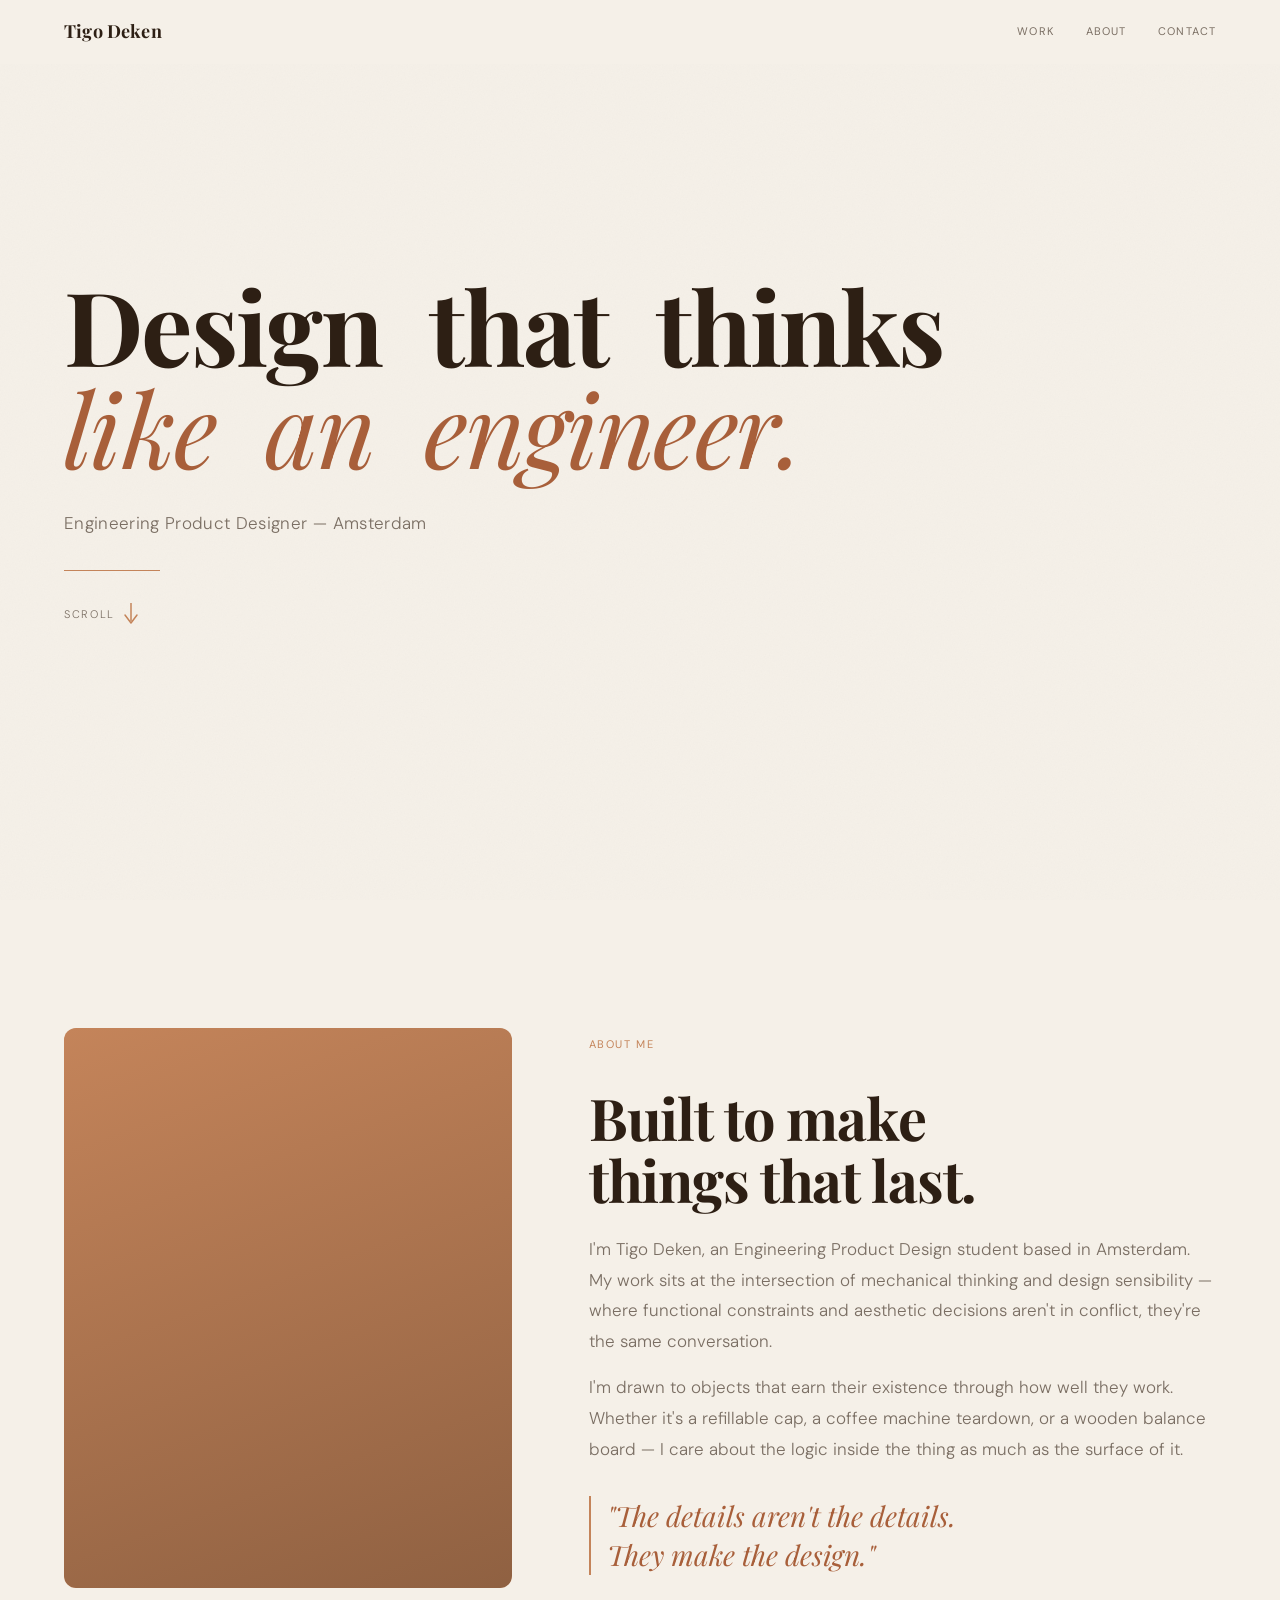
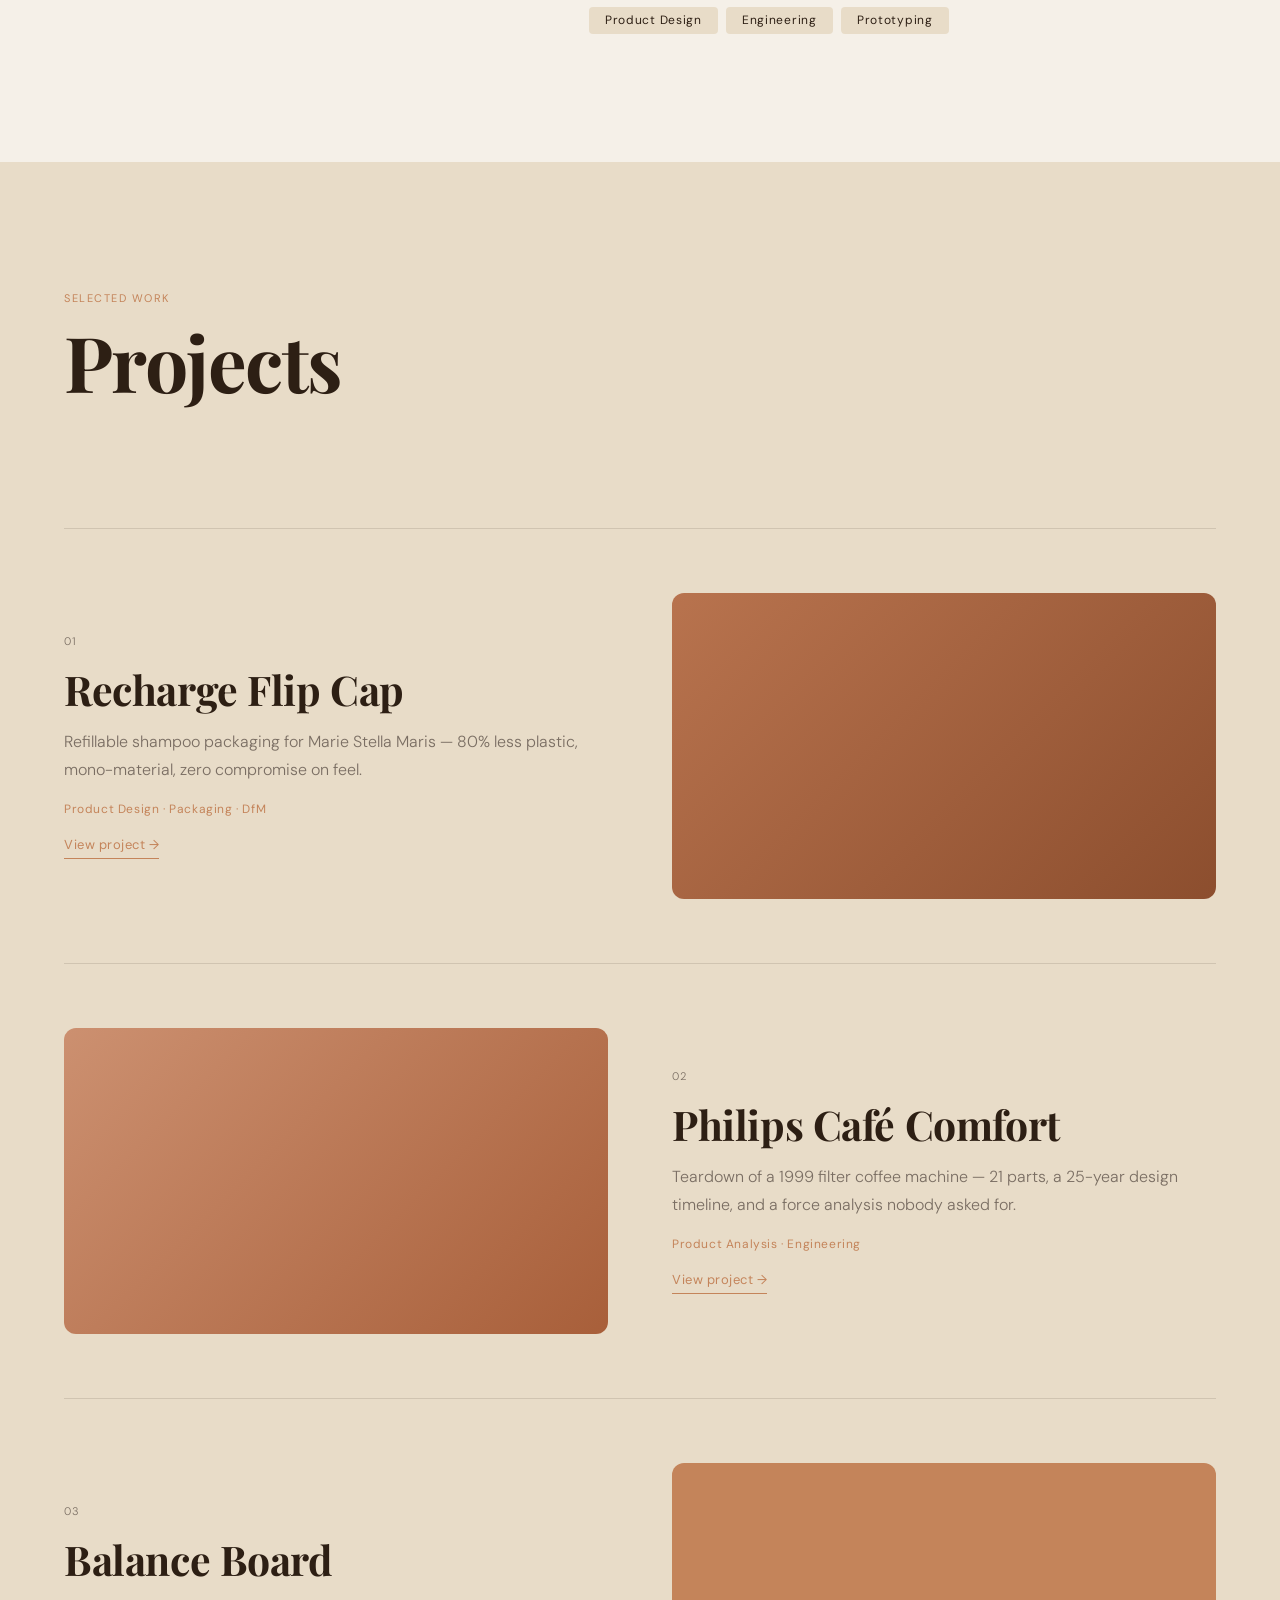
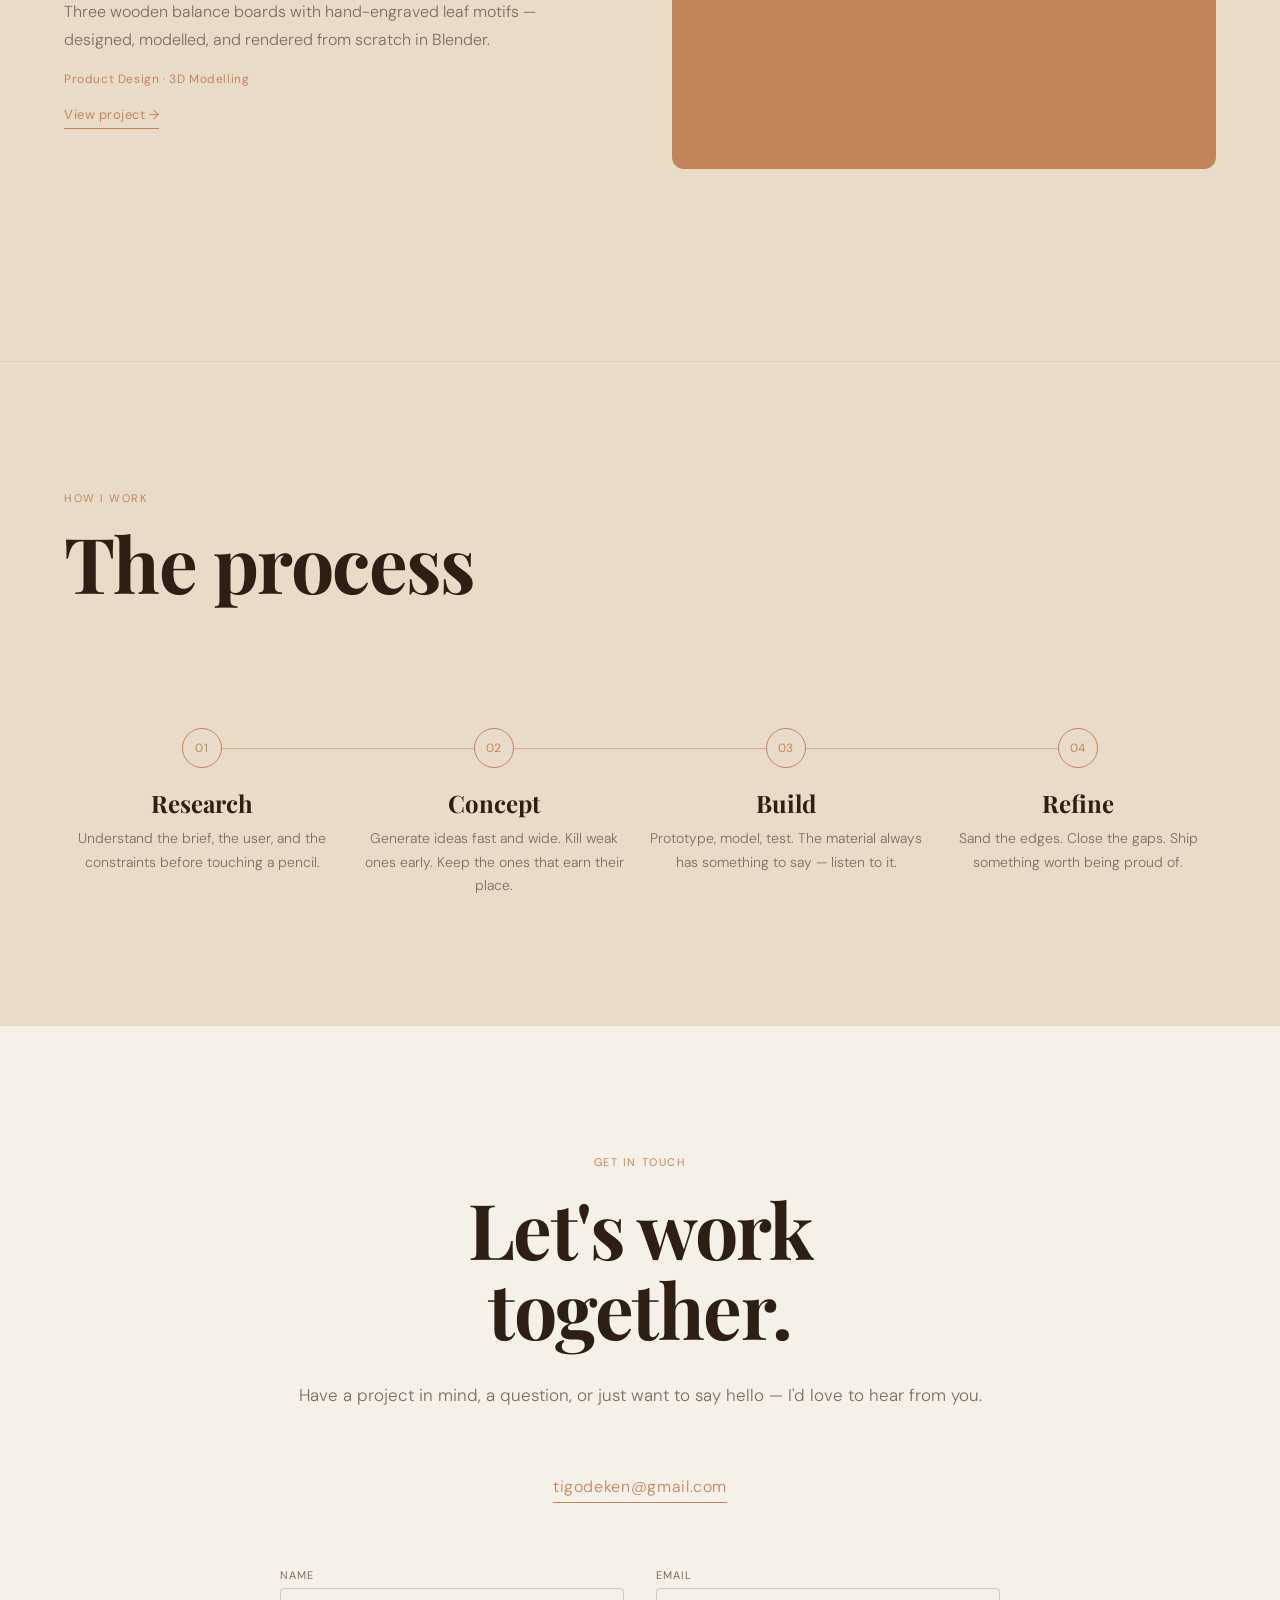
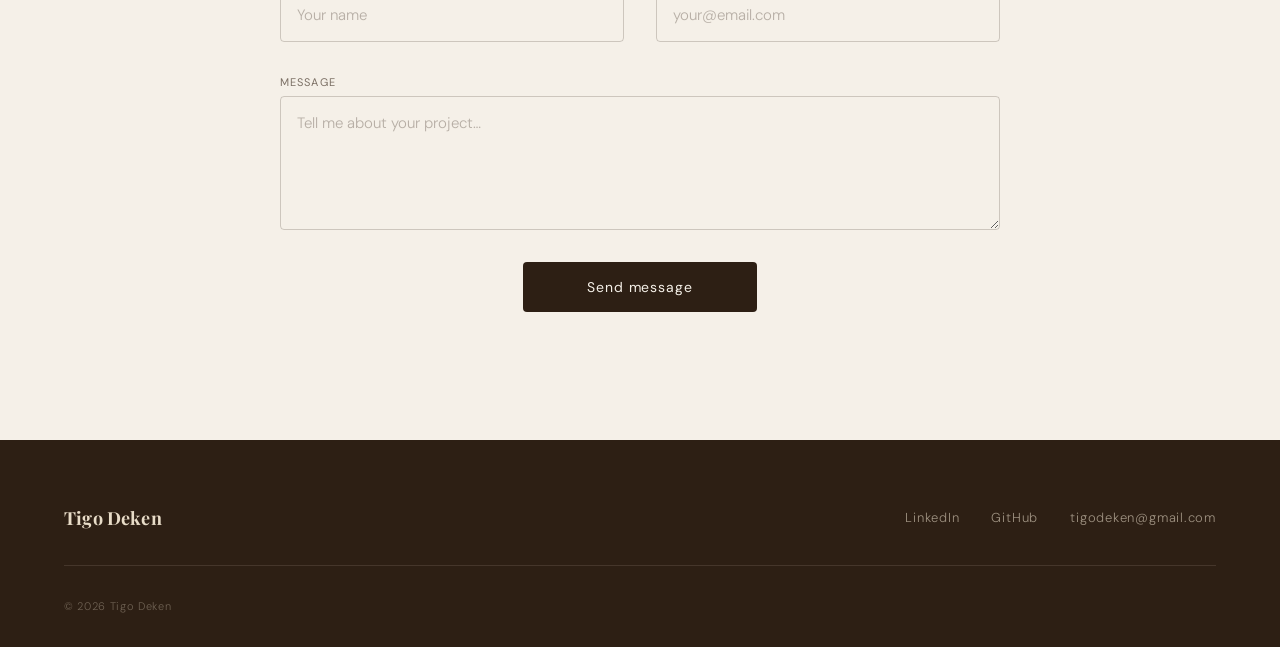
<file: index.html>
<!DOCTYPE html>
<html lang="en">
<head>
  <meta charset="UTF-8" />
  <meta name="viewport" content="width=device-width, initial-scale=1.0" />
  <title>Tigo Deken</title>
  <link rel="preconnect" href="https://fonts.googleapis.com" />
  <link rel="preconnect" href="https://fonts.gstatic.com" crossorigin />
  <link href="https://fonts.googleapis.com/css2?family=Playfair+Display:ital,wght@0,300;0,400;0,700;1,300;1,400;1,700&family=DM+Sans:wght@300;400&display=swap" rel="stylesheet" />
  <link rel="stylesheet" href="style.css" />
</head>
<body>

  <!-- NAV -->
  <section id="nav">
    <a href="#hero" class="nav-logo">Tigo Deken</a>
    <button class="nav-toggle" aria-label="Toggle menu" aria-expanded="false">
      <span></span>
      <span></span>
      <span></span>
    </button>
    <nav class="nav-links">
      <a href="#work">Work</a>
      <a href="#about">About</a>
      <a href="#contact">Contact</a>
    </nav>
  </section>

  <!-- HERO -->
  <section id="hero">
    <svg class="hero-noise" xmlns="http://www.w3.org/2000/svg" width="100%" height="100%"
         aria-hidden="true" focusable="false">
      <filter id="noise-filter">
        <feTurbulence type="fractalNoise" baseFrequency="0.72" numOctaves="4" stitchTiles="stitch"/>
        <feColorMatrix type="saturate" values="0"/>
      </filter>
      <rect width="100%" height="100%" filter="url(#noise-filter)"/>
    </svg>

    <div class="hero-inner">
      <h1 class="hero-headline">
        <span class="hero-line">
          <span class="word" style="--i:0">Design</span>
          <span class="word" style="--i:1">that</span>
          <span class="word" style="--i:2">thinks</span>
        </span>
        <span class="hero-line hero-line--italic">
          <span class="word" style="--i:3">like</span>
          <span class="word" style="--i:4">an</span>
          <span class="word" style="--i:5">engineer.</span>
        </span>
      </h1>

      <p class="hero-tagline">Engineering Product Designer — Amsterdam</p>

      <hr class="hero-rule" />

      <div class="hero-scroll">
        <span class="hero-scroll-label">Scroll</span>
        <svg class="hero-scroll-arrow" width="16" height="24" viewBox="0 0 16 24"
             fill="none" xmlns="http://www.w3.org/2000/svg" aria-hidden="true">
          <line x1="8" y1="0" x2="8" y2="18" stroke="currentColor" stroke-width="1.5"/>
          <polyline points="2,12 8,20 14,12" fill="none" stroke="currentColor" stroke-width="1.5"
                    stroke-linejoin="round" stroke-linecap="round"/>
        </svg>
      </div>
    </div>
  </section>

  <!-- ABOUT -->
  <section id="about">
    <div class="about-grid">

      <!-- Left: photo placeholder -->
      <div class="about-photo reveal" style="--reveal-delay: 0s">
        <div class="about-photo-inner"></div>
      </div>

      <!-- Right: content -->
      <div class="about-content reveal" style="--reveal-delay: 0.18s">
        <span class="about-label">About me</span>

        <h2 class="about-heading">Built to make<br>things that last.</h2>

        <p class="about-body">
          I'm Tigo Deken, an Engineering Product Design student based in Amsterdam.
          My work sits at the intersection of mechanical thinking and design sensibility —
          where functional constraints and aesthetic decisions aren't in conflict, they're
          the same conversation.
        </p>
        <p class="about-body">
          I'm drawn to objects that earn their existence through how well they work.
          Whether it's a refillable cap, a coffee machine teardown, or a wooden balance
          board — I care about the logic inside the thing as much as the surface of it.
        </p>

        <blockquote class="about-quote">
          "The details aren't the details.<br>They make the design."
        </blockquote>

        <ul class="about-tags">
          <li class="about-tag">Product Design</li>
          <li class="about-tag">Engineering</li>
          <li class="about-tag">Prototyping</li>
        </ul>
      </div>

    </div>
  </section>
  <!-- WORK -->
  <section id="work">
    <div class="work-inner">

      <div class="work-header reveal">
        <span class="work-label">Selected Work</span>
        <h2 class="work-heading">Projects</h2>
      </div>

      <!-- Project 01 — image left -->
      <article class="work-project reveal-left">
        <div class="work-image">
          <div class="work-placeholder"></div>
        </div>
        <div class="work-info">
          <span class="work-num">01</span>
          <h3 class="work-title">Recharge Flip Cap</h3>
          <p class="work-desc">Refillable shampoo packaging for Marie Stella Maris — 80% less plastic, mono-material, zero compromise on feel.</p>
          <p class="work-tags">Product Design · Packaging · DfM</p>
          <a href="flipcap.html" class="work-cta">View project →</a>
        </div>
      </article>

      <!-- Project 02 — image right -->
      <article class="work-project reveal-right">
        <div class="work-image">
          <div class="work-placeholder"></div>
        </div>
        <div class="work-info">
          <span class="work-num">02</span>
          <h3 class="work-title">Philips Café Comfort</h3>
          <p class="work-desc">Teardown of a 1999 filter coffee machine — 21 parts, a 25-year design timeline, and a force analysis nobody asked for.</p>
          <p class="work-tags">Product Analysis · Engineering</p>
          <a href="philips.html" class="work-cta">View project →</a>
        </div>
      </article>

      <!-- Project 03 — image left -->
      <article class="work-project reveal-left">
        <div class="work-image">
          <div class="work-placeholder"></div>
        </div>
        <div class="work-info">
          <span class="work-num">03</span>
          <h3 class="work-title">Balance Board</h3>
          <p class="work-desc">Three wooden balance boards with hand-engraved leaf motifs — designed, modelled, and rendered from scratch in Blender.</p>
          <p class="work-tags">Product Design · 3D Modelling</p>
          <a href="balanceboard.html" class="work-cta">View project →</a>
        </div>
      </article>

    </div>
  </section>
  <!-- PROCESS -->
  <section id="process">
    <div class="process-inner">

      <div class="process-header reveal">
        <span class="process-label">How I work</span>
        <h2 class="process-heading">The process</h2>
      </div>

      <div class="process-steps">
        <div class="process-step reveal" style="--reveal-delay: 0s">
          <div class="process-num">01</div>
          <div class="process-content">
            <h3 class="process-title">Research</h3>
            <p class="process-desc">Understand the brief, the user, and the constraints before touching a pencil.</p>
          </div>
        </div>
        <div class="process-step reveal" style="--reveal-delay: 0.1s">
          <div class="process-num">02</div>
          <div class="process-content">
            <h3 class="process-title">Concept</h3>
            <p class="process-desc">Generate ideas fast and wide. Kill weak ones early. Keep the ones that earn their place.</p>
          </div>
        </div>
        <div class="process-step reveal" style="--reveal-delay: 0.2s">
          <div class="process-num">03</div>
          <div class="process-content">
            <h3 class="process-title">Build</h3>
            <p class="process-desc">Prototype, model, test. The material always has something to say — listen to it.</p>
          </div>
        </div>
        <div class="process-step reveal" style="--reveal-delay: 0.3s">
          <div class="process-num">04</div>
          <div class="process-content">
            <h3 class="process-title">Refine</h3>
            <p class="process-desc">Sand the edges. Close the gaps. Ship something worth being proud of.</p>
          </div>
        </div>
      </div>

    </div>
  </section>

  <!-- CONTACT -->
  <section id="contact">
    <div class="contact-inner">
      <div class="contact-header reveal">
        <span class="contact-label">Get in touch</span>
        <h2 class="contact-heading">Let's work<br>together.</h2>
        <p class="contact-sub">Have a project in mind, a question, or just want to say hello — I'd love to hear from you.</p>
        <a href="mailto:tigodeken@gmail.com" class="contact-email">tigodeken@gmail.com</a>
      </div>

      <form class="contact-form reveal" style="--reveal-delay: 0.15s" novalidate>
        <div class="form-row">
          <div class="form-group">
            <label for="name">Name</label>
            <input type="text" id="name" name="name" placeholder="Your name" autocomplete="name" />
          </div>
          <div class="form-group">
            <label for="email">Email</label>
            <input type="email" id="email" name="email" placeholder="your@email.com" autocomplete="email" />
          </div>
        </div>
        <div class="form-group">
          <label for="message">Message</label>
          <textarea id="message" name="message" rows="5" placeholder="Tell me about your project…"></textarea>
        </div>
        <button type="submit" class="form-submit">Send message</button>
      </form>
    </div>
  </section>

  <!-- FOOTER -->
  <section id="footer">
    <div class="footer-inner">
      <div class="footer-row">
        <span class="footer-name">Tigo Deken</span>
        <nav class="footer-links">
          <a href="https://www.linkedin.com/in/tigo-deken/" target="_blank" rel="noopener">LinkedIn</a>
          <a href="https://github.com/TigoDeken" target="_blank" rel="noopener">GitHub</a>
          <a href="mailto:tigodeken@gmail.com">tigodeken@gmail.com</a>
        </nav>
      </div>
      <p class="footer-copy">© 2026 Tigo Deken</p>
    </div>
  </section>

  <script src="script.js"></script>
</body>
</html>
</file>
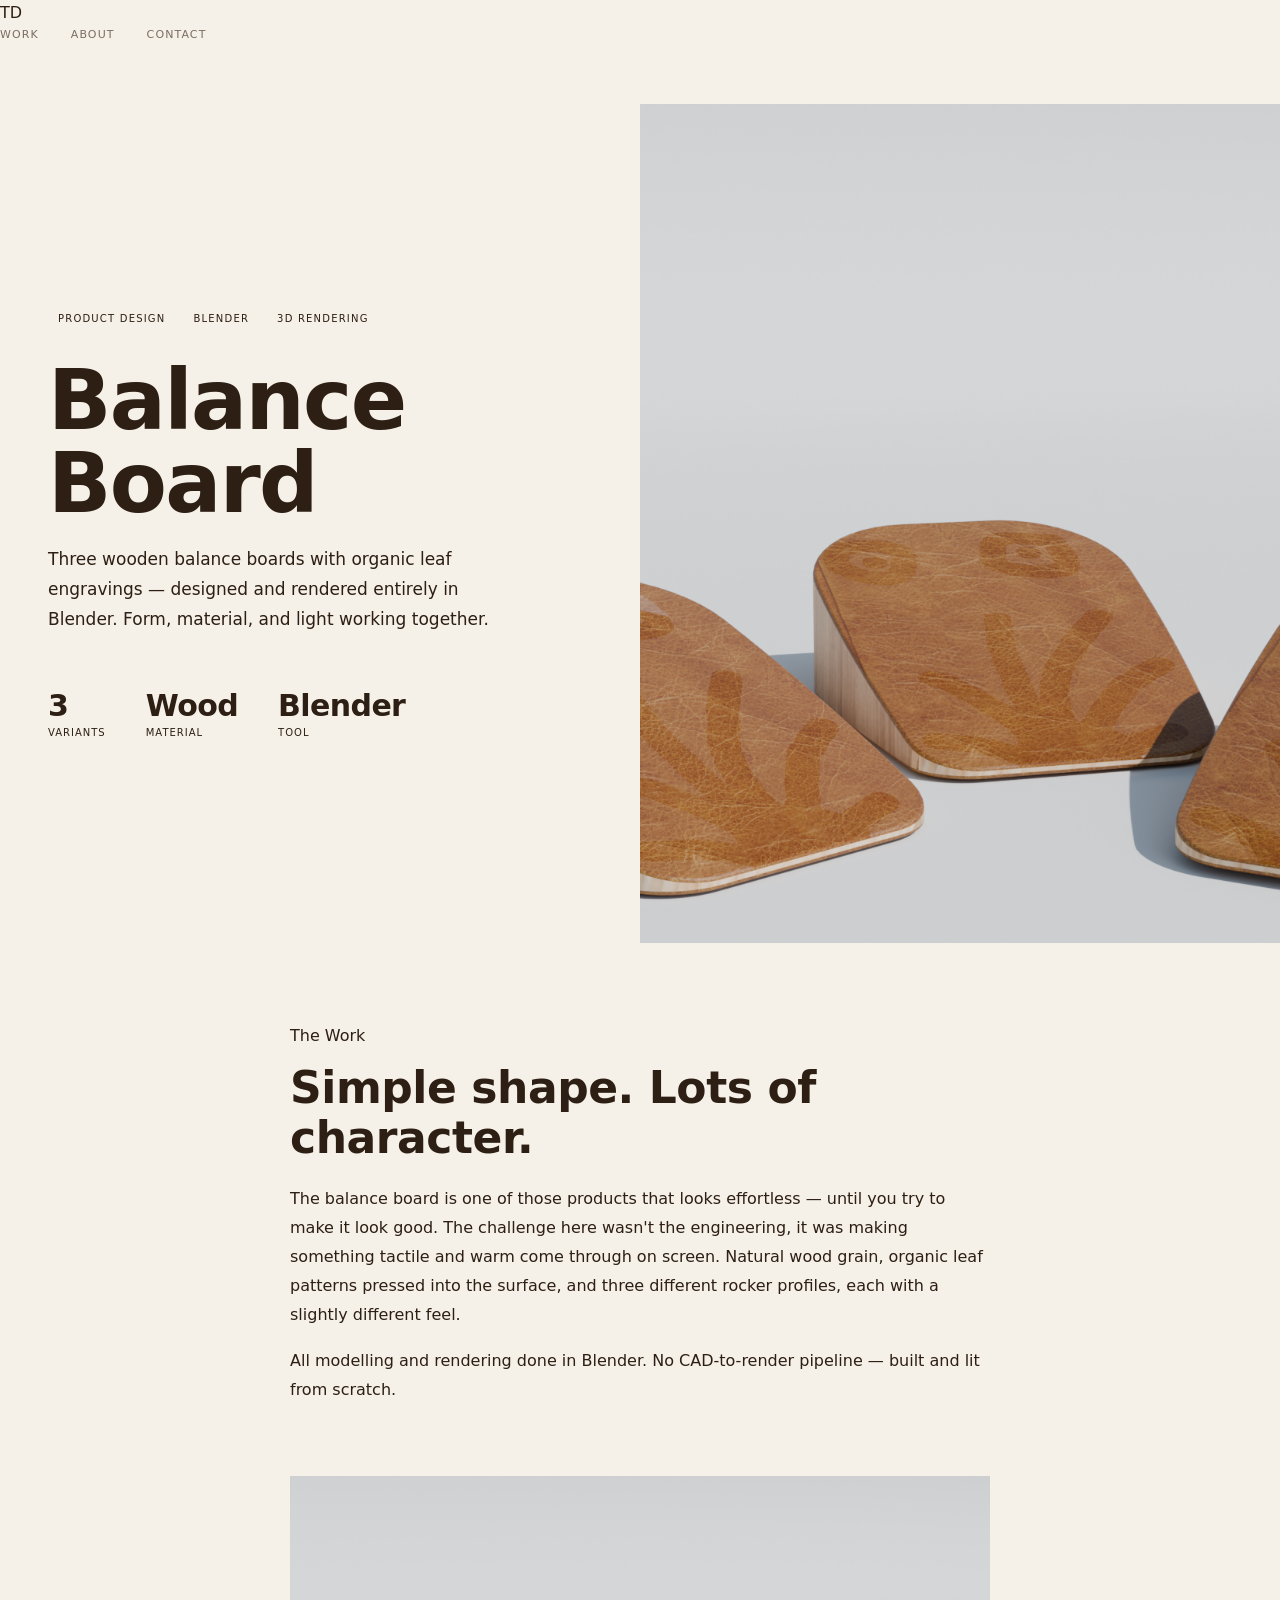
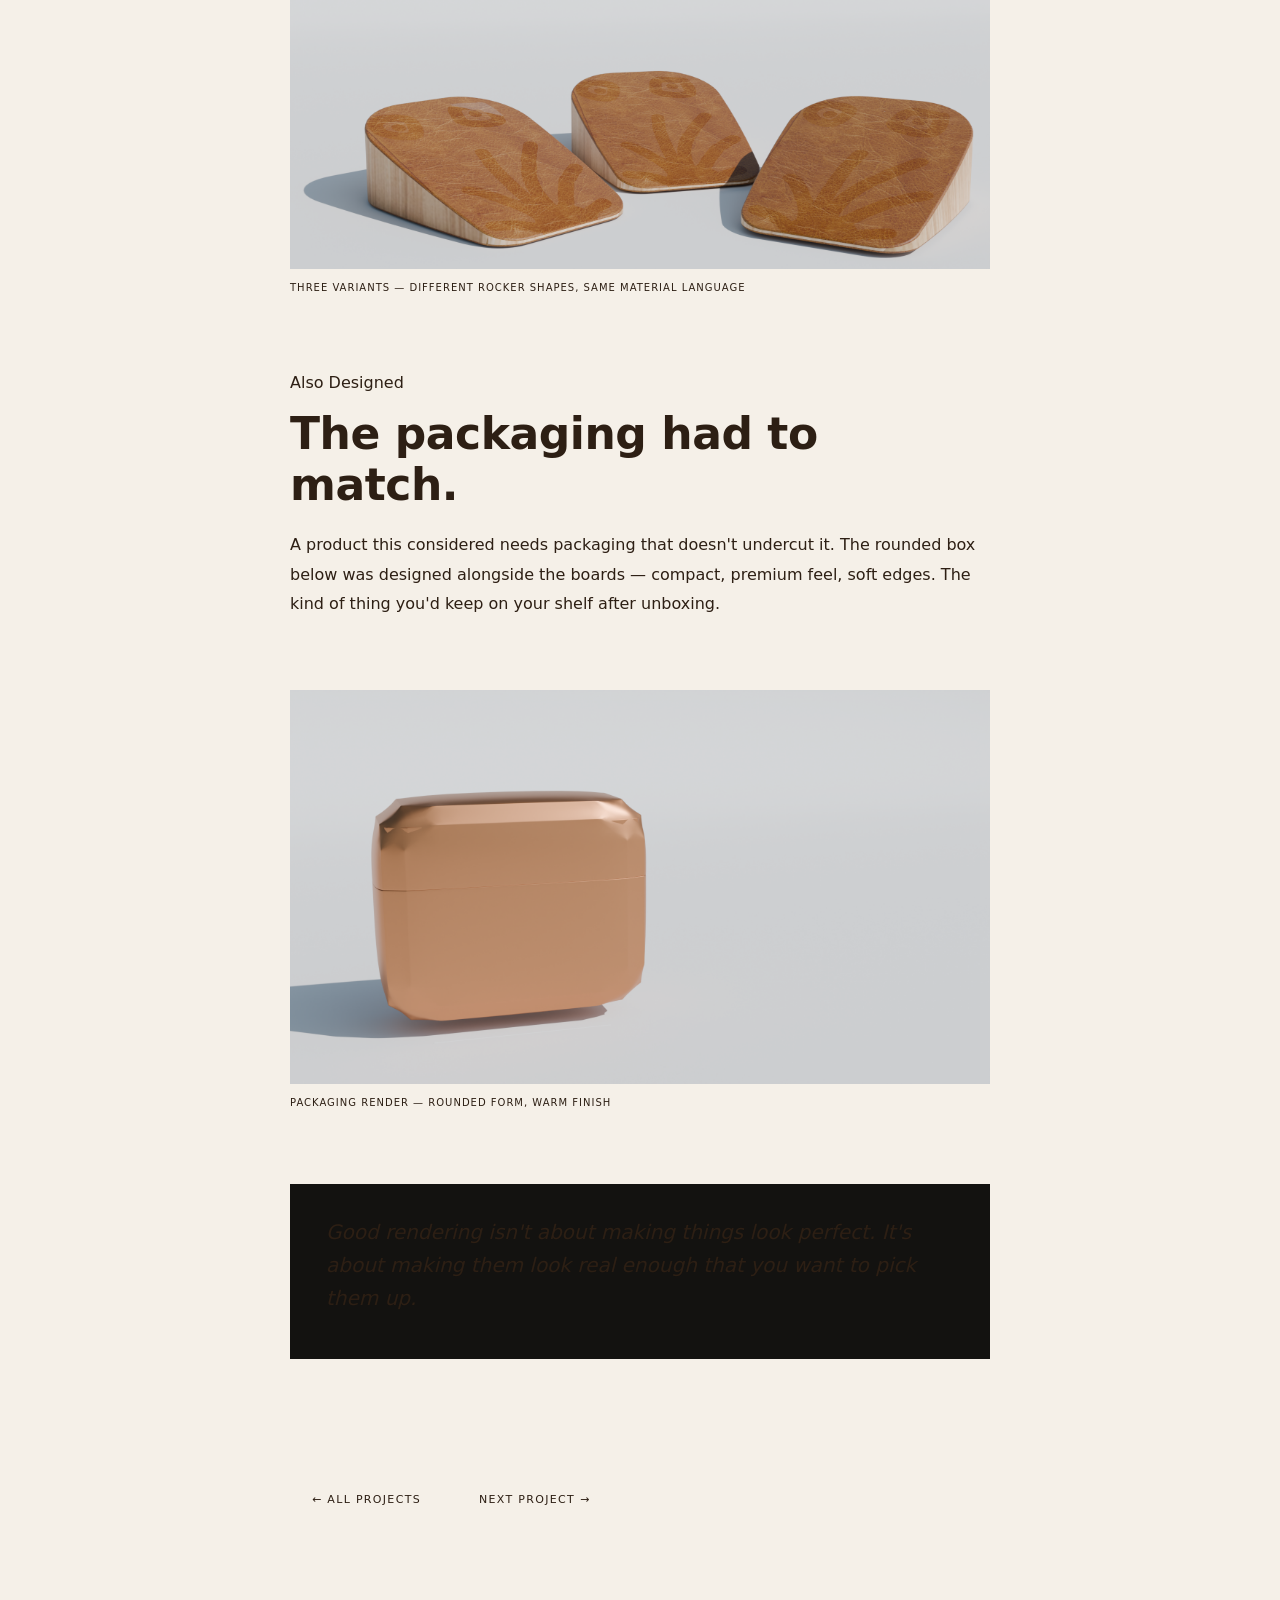
<file: balanceboard.html>
<!DOCTYPE html>
<html lang="en">
<head>
  <meta charset="UTF-8" />
  <meta name="viewport" content="width=device-width, initial-scale=1.0" />
  <title>Balance Board — Tigo Deken</title>
  <link rel="stylesheet" href="style.css" />
  <link rel="stylesheet" href="project.css" />
</head>
<body>

  <nav>
    <a href="index.html" class="logo">TD</a>
    <div class="nav-links">
      <a href="index.html#work">Work</a>
      <a href="index.html#about">About</a>
      <a href="index.html#contact">Contact</a>
    </div>
  </nav>

  <section class="project-hero" style="background: linear-gradient(135deg, #120f05 0%, #2a2210 50%, #0a0800 100%);">
    <div class="project-hero-inner">
      <div class="project-meta-top">
        <span class="tag">Product Design</span>
        <span class="tag">Blender</span>
        <span class="tag">3D Rendering</span>
      </div>
      <h1>Balance<br>Board</h1>
      <p class="project-sub">Three wooden balance boards with organic leaf engravings — designed and rendered entirely in Blender. Form, material, and light working together.</p>
      <div class="project-stats">
        <div class="stat"><span class="stat-num">3</span><span class="stat-label">Variants</span></div>
        <div class="stat"><span class="stat-num">Wood</span><span class="stat-label">Material</span></div>
        <div class="stat"><span class="stat-num">Blender</span><span class="stat-label">Tool</span></div>
      </div>
    </div>
    <div class="project-hero-img">
      <img src="images/balanceboard-render.png" alt="Balance board render" />
    </div>
  </section>

  <div class="project-body">

    <section class="project-section">
      <div class="label">The Work</div>
      <h2>Simple shape. Lots of character.</h2>
      <p>The balance board is one of those products that looks effortless — until you try to make it look good. The challenge here wasn't the engineering, it was making something tactile and warm come through on screen. Natural wood grain, organic leaf patterns pressed into the surface, and three different rocker profiles, each with a slightly different feel.</p>
      <p>All modelling and rendering done in Blender. No CAD-to-render pipeline — built and lit from scratch.</p>
    </section>

    <section class="project-section img-full">
      <img src="images/balanceboard-render.png" alt="Three balance board variants" />
      <p class="caption">Three variants — different rocker shapes, same material language</p>
    </section>

    <section class="project-section">
      <div class="label">Also Designed</div>
      <h2>The packaging had to match.</h2>
      <p>A product this considered needs packaging that doesn't undercut it. The rounded box below was designed alongside the boards — compact, premium feel, soft edges. The kind of thing you'd keep on your shelf after unboxing.</p>
    </section>

    <section class="project-section img-full">
      <img src="images/balanceboard-box.png" alt="Packaging render" />
      <p class="caption">Packaging render — rounded form, warm finish</p>
    </section>

    <section class="project-section highlight-box">
      <p class="quote">Good rendering isn't about making things look perfect. It's about making them look real enough that you want to pick them up.</p>
    </section>

    <div class="project-nav">
      <a href="index.html#work" class="btn-outline">← All Projects</a>
      <a href="flipcap.html" class="btn">Next Project →</a>
    </div>

  </div>

  <footer>
    <p>© 2026 Tigo Deken</p>
  </footer>

</body>
</html>
</file>
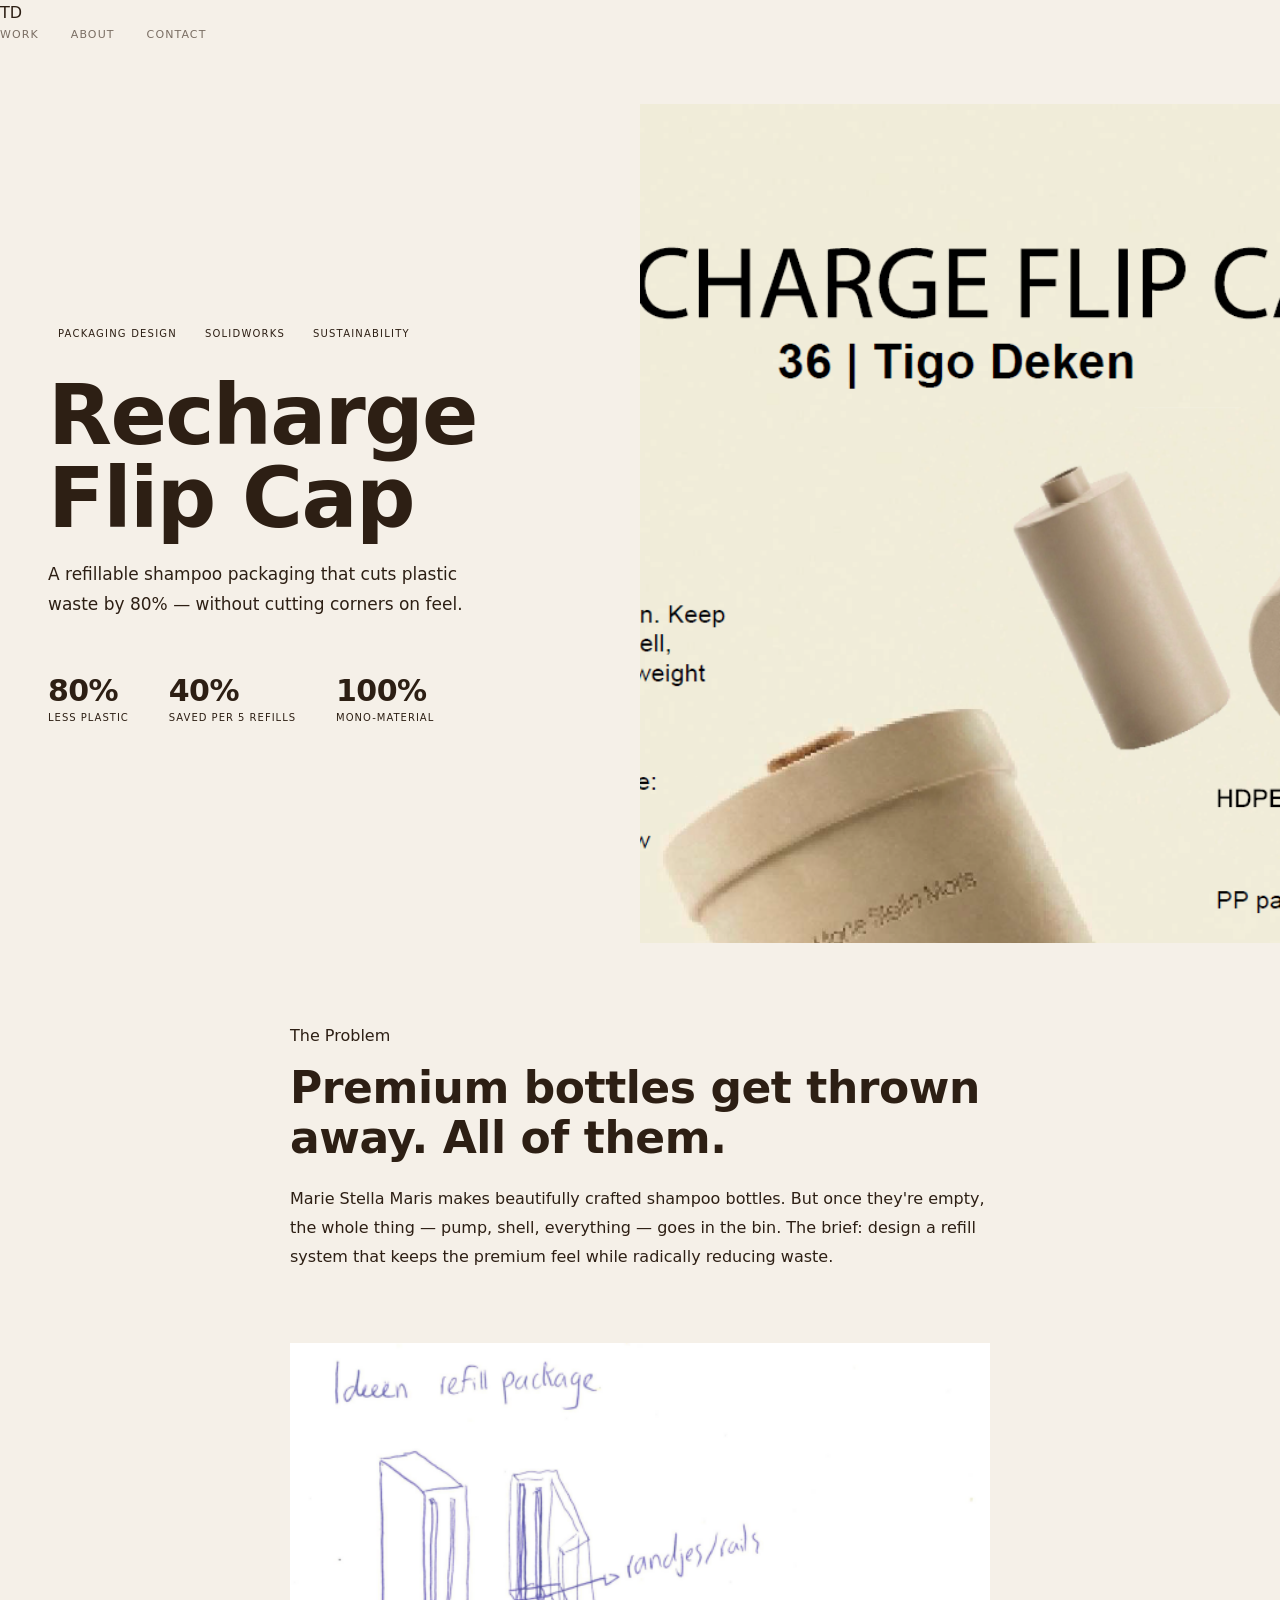
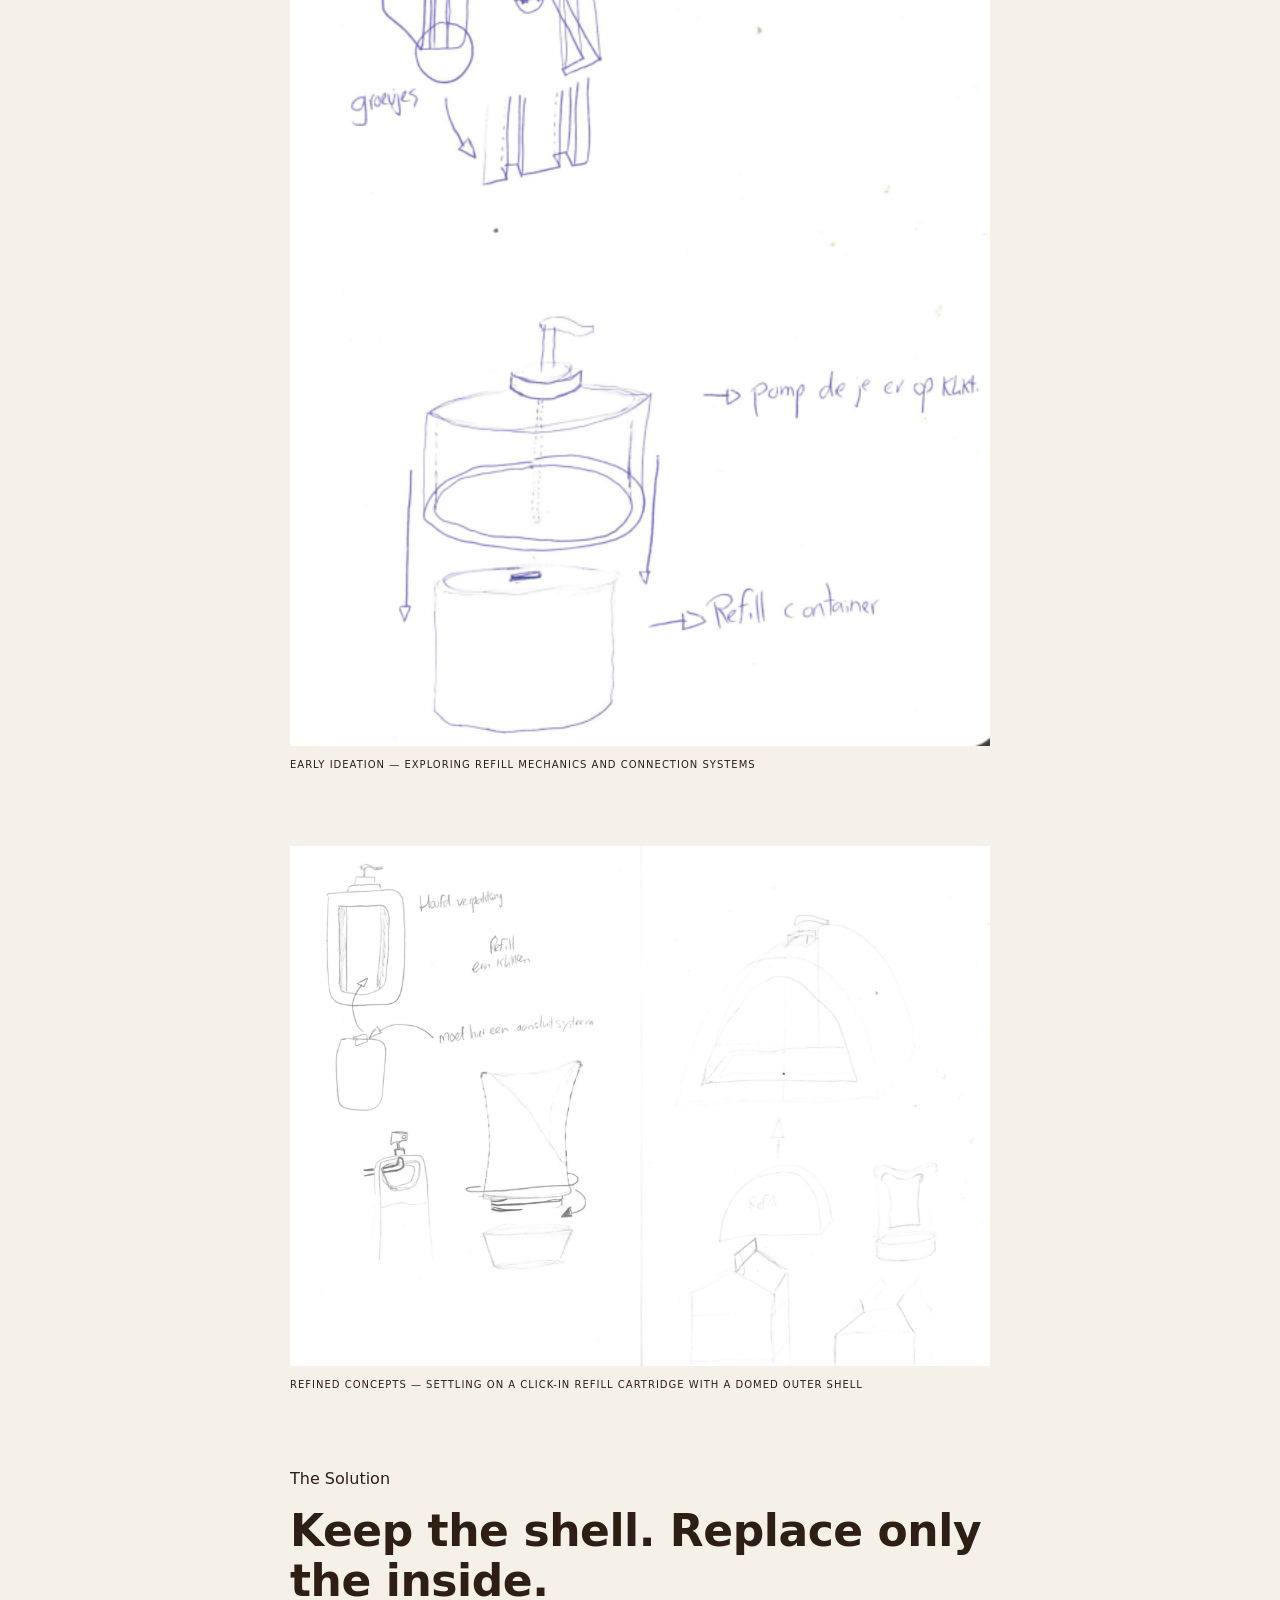
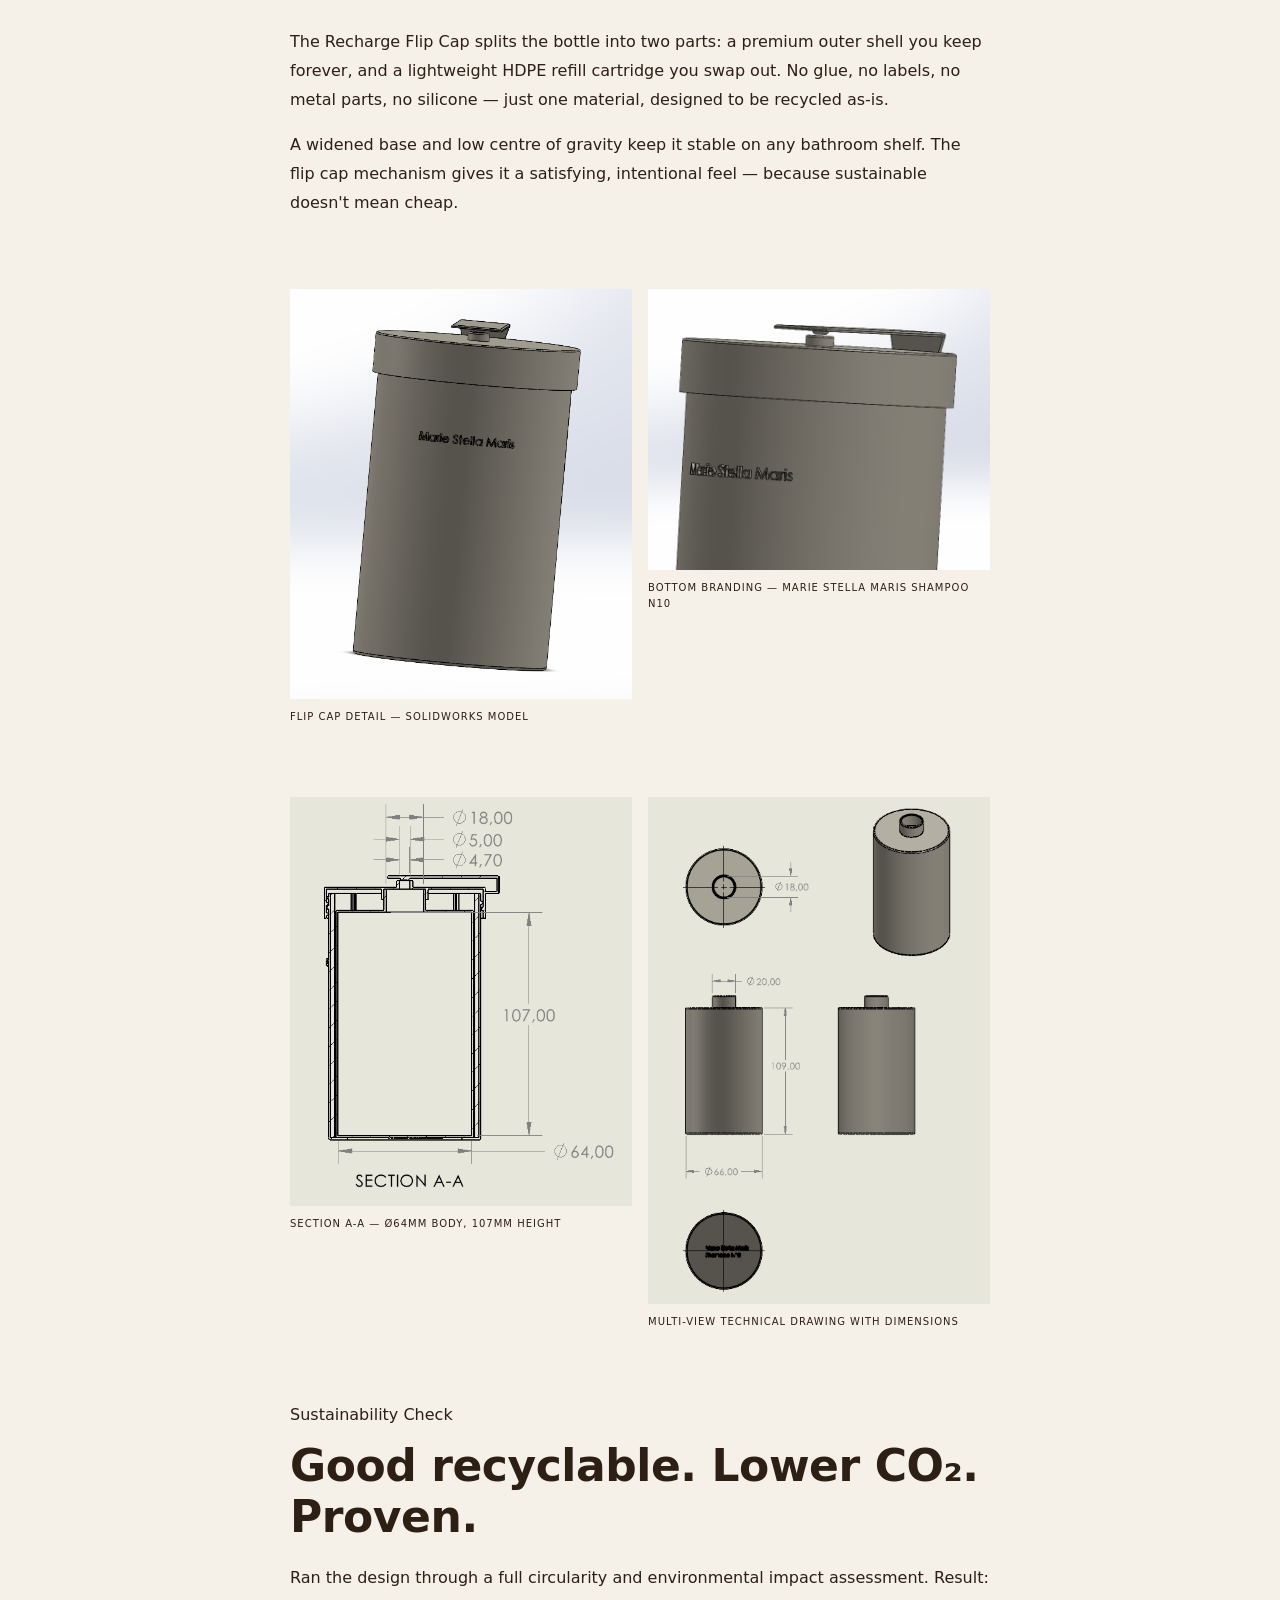
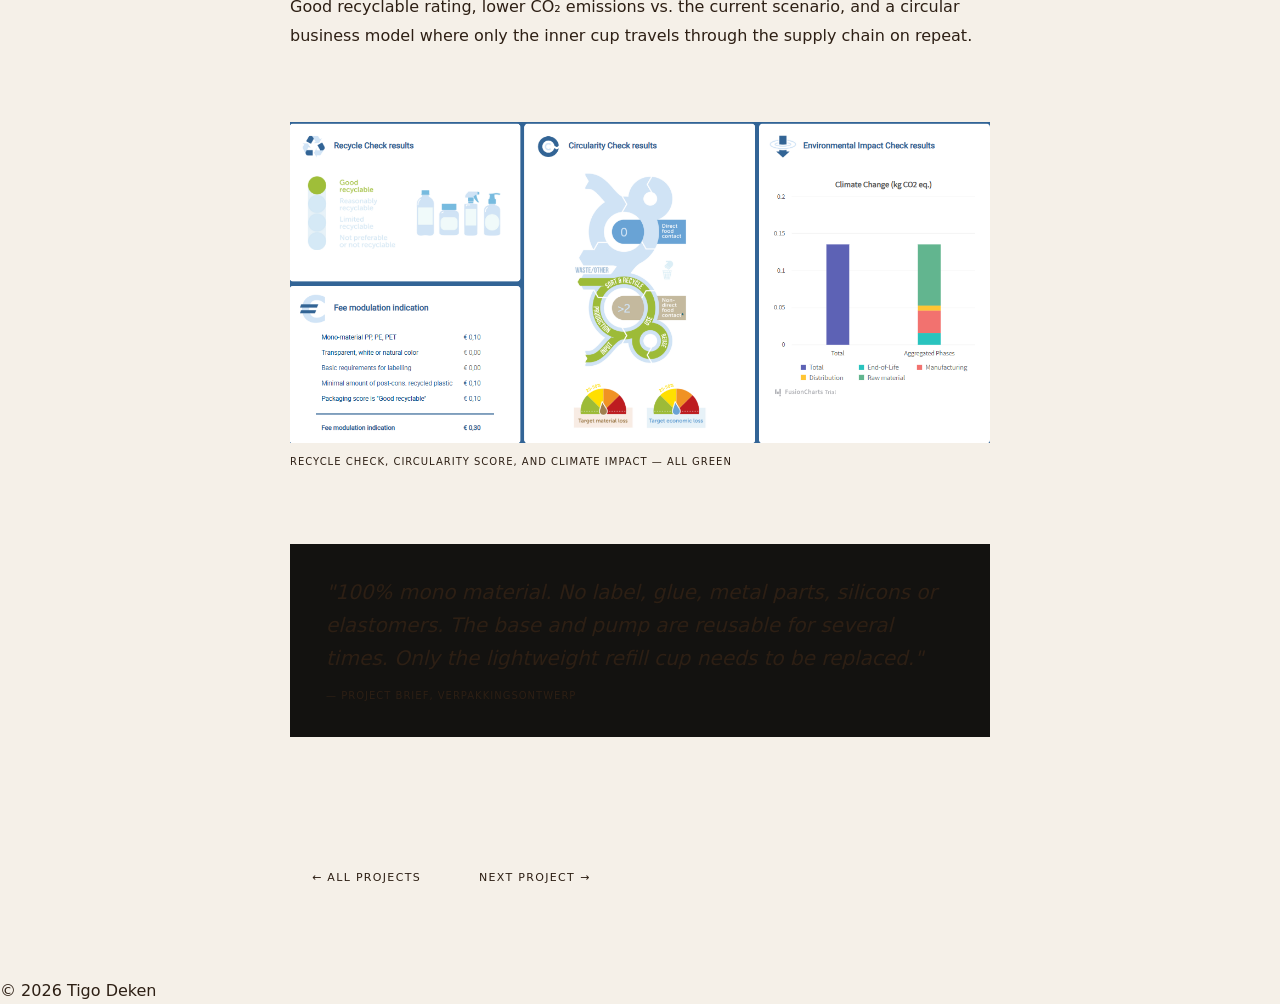
<file: flipcap.html>
<!DOCTYPE html>
<html lang="en">
<head>
  <meta charset="UTF-8" />
  <meta name="viewport" content="width=device-width, initial-scale=1.0" />
  <title>Recharge Flip Cap — Tigo Deken</title>
  <link rel="preconnect" href="https://fonts.googleapis.com" />
  <link rel="preconnect" href="https://fonts.gstatic.com" crossorigin />
  <link href="https://fonts.googleapis.com/css2?family=Playfair+Display:ital,wght@0,700;1,400&family=IBM+Plex+Sans:wght@300;400;500&family=IBM+Plex+Mono:wght@400;500&display=swap" rel="stylesheet" />
  <link rel="stylesheet" href="style.css" />
  <link rel="stylesheet" href="project.css" />
</head>
<body>

  <nav>
    <a href="index.html" class="logo">TD</a>
    <div class="nav-links">
      <a href="index.html#work">Work</a>
      <a href="index.html#about">About</a>
      <a href="index.html#contact">Contact</a>
    </div>
  </nav>

  <section class="project-hero">
    <div class="project-hero-inner">
      <div class="project-meta-top">
        <span class="tag">Packaging Design</span>
        <span class="tag">SolidWorks</span>
        <span class="tag">Sustainability</span>
      </div>
      <h1>Recharge<br>Flip Cap</h1>
      <p class="project-sub">A refillable shampoo packaging that cuts plastic waste by 80% — without cutting corners on feel.</p>
      <div class="project-stats">
        <div class="stat">
          <span class="stat-num">80%</span>
          <span class="stat-label">Less plastic</span>
        </div>
        <div class="stat">
          <span class="stat-num">40%</span>
          <span class="stat-label">Saved per 5 refills</span>
        </div>
        <div class="stat">
          <span class="stat-num">100%</span>
          <span class="stat-label">Mono-material</span>
        </div>
      </div>
    </div>
    <div class="project-hero-img">
      <img src="images/flipcap-hero.png" alt="Recharge Flip Cap render" />
    </div>
  </section>

  <div class="project-body">

    <section class="project-section">
      <div class="label">The Problem</div>
      <h2>Premium bottles get thrown away. All of them.</h2>
      <p>Marie Stella Maris makes beautifully crafted shampoo bottles. But once they're empty, the whole thing — pump, shell, everything — goes in the bin. The brief: design a refill system that keeps the premium feel while radically reducing waste.</p>
    </section>

    <section class="project-section img-full">
      <img src="images/flipcap-sketch1.png" alt="Early concept sketches" />
      <p class="caption">Early ideation — exploring refill mechanics and connection systems</p>
    </section>

    <section class="project-section img-full">
      <img src="images/flipcap-sketch2.png" alt="Refined concept sketches" />
      <p class="caption">Refined concepts — settling on a click-in refill cartridge with a domed outer shell</p>
    </section>

    <section class="project-section">
      <div class="label">The Solution</div>
      <h2>Keep the shell. Replace only the inside.</h2>
      <p>The Recharge Flip Cap splits the bottle into two parts: a premium outer shell you keep forever, and a lightweight HDPE refill cartridge you swap out. No glue, no labels, no metal parts, no silicone — just one material, designed to be recycled as-is.</p>
      <p>A widened base and low centre of gravity keep it stable on any bathroom shelf. The flip cap mechanism gives it a satisfying, intentional feel — because sustainable doesn't mean cheap.</p>
    </section>

    <div class="img-grid-2">
      <div class="img-grid-item">
        <img src="images/flipcap-cad1.png" alt="SolidWorks model front view" />
        <p class="caption">Flip cap detail — SolidWorks model</p>
      </div>
      <div class="img-grid-item">
        <img src="images/flipcap-cad2.png" alt="SolidWorks model bottom view" />
        <p class="caption">Bottom branding — Marie Stella Maris Shampoo N10</p>
      </div>
    </div>

    <div class="img-grid-2">
      <div class="img-grid-item">
        <img src="images/flipcap-section.png" alt="Section A-A technical drawing" />
        <p class="caption">Section A-A — &#216;64mm body, 107mm height</p>
      </div>
      <div class="img-grid-item">
        <img src="images/flipcap-technical.png" alt="Technical drawing multi-view" />
        <p class="caption">Multi-view technical drawing with dimensions</p>
      </div>
    </div>

    <section class="project-section">
      <div class="label">Sustainability Check</div>
      <h2>Good recyclable. Lower CO&#8322;. Proven.</h2>
      <p>Ran the design through a full circularity and environmental impact assessment. Result: Good recyclable rating, lower CO&#8322; emissions vs. the current scenario, and a circular business model where only the inner cup travels through the supply chain on repeat.</p>
    </section>

    <section class="project-section img-full">
      <img src="images/flipcap-eco.png" alt="Sustainability assessment results" />
      <p class="caption">Recycle check, circularity score, and climate impact — all green</p>
    </section>

    <section class="project-section highlight-box">
      <p class="quote">"100% mono material. No label, glue, metal parts, silicons or elastomers. The base and pump are reusable for several times. Only the lightweight refill cup needs to be replaced."</p>
      <p class="quote-sub">— Project brief, Verpakkingsontwerp</p>
    </section>

    <div class="project-nav">
      <a href="index.html#work" class="btn-outline">&#8592; All Projects</a>
      <a href="philips.html" class="btn">Next Project &#8594;</a>
    </div>

  </div>

  <footer>
    <span class="label">&#169; 2026 Tigo Deken</span>
  </footer>

</body>
</html>
</file>
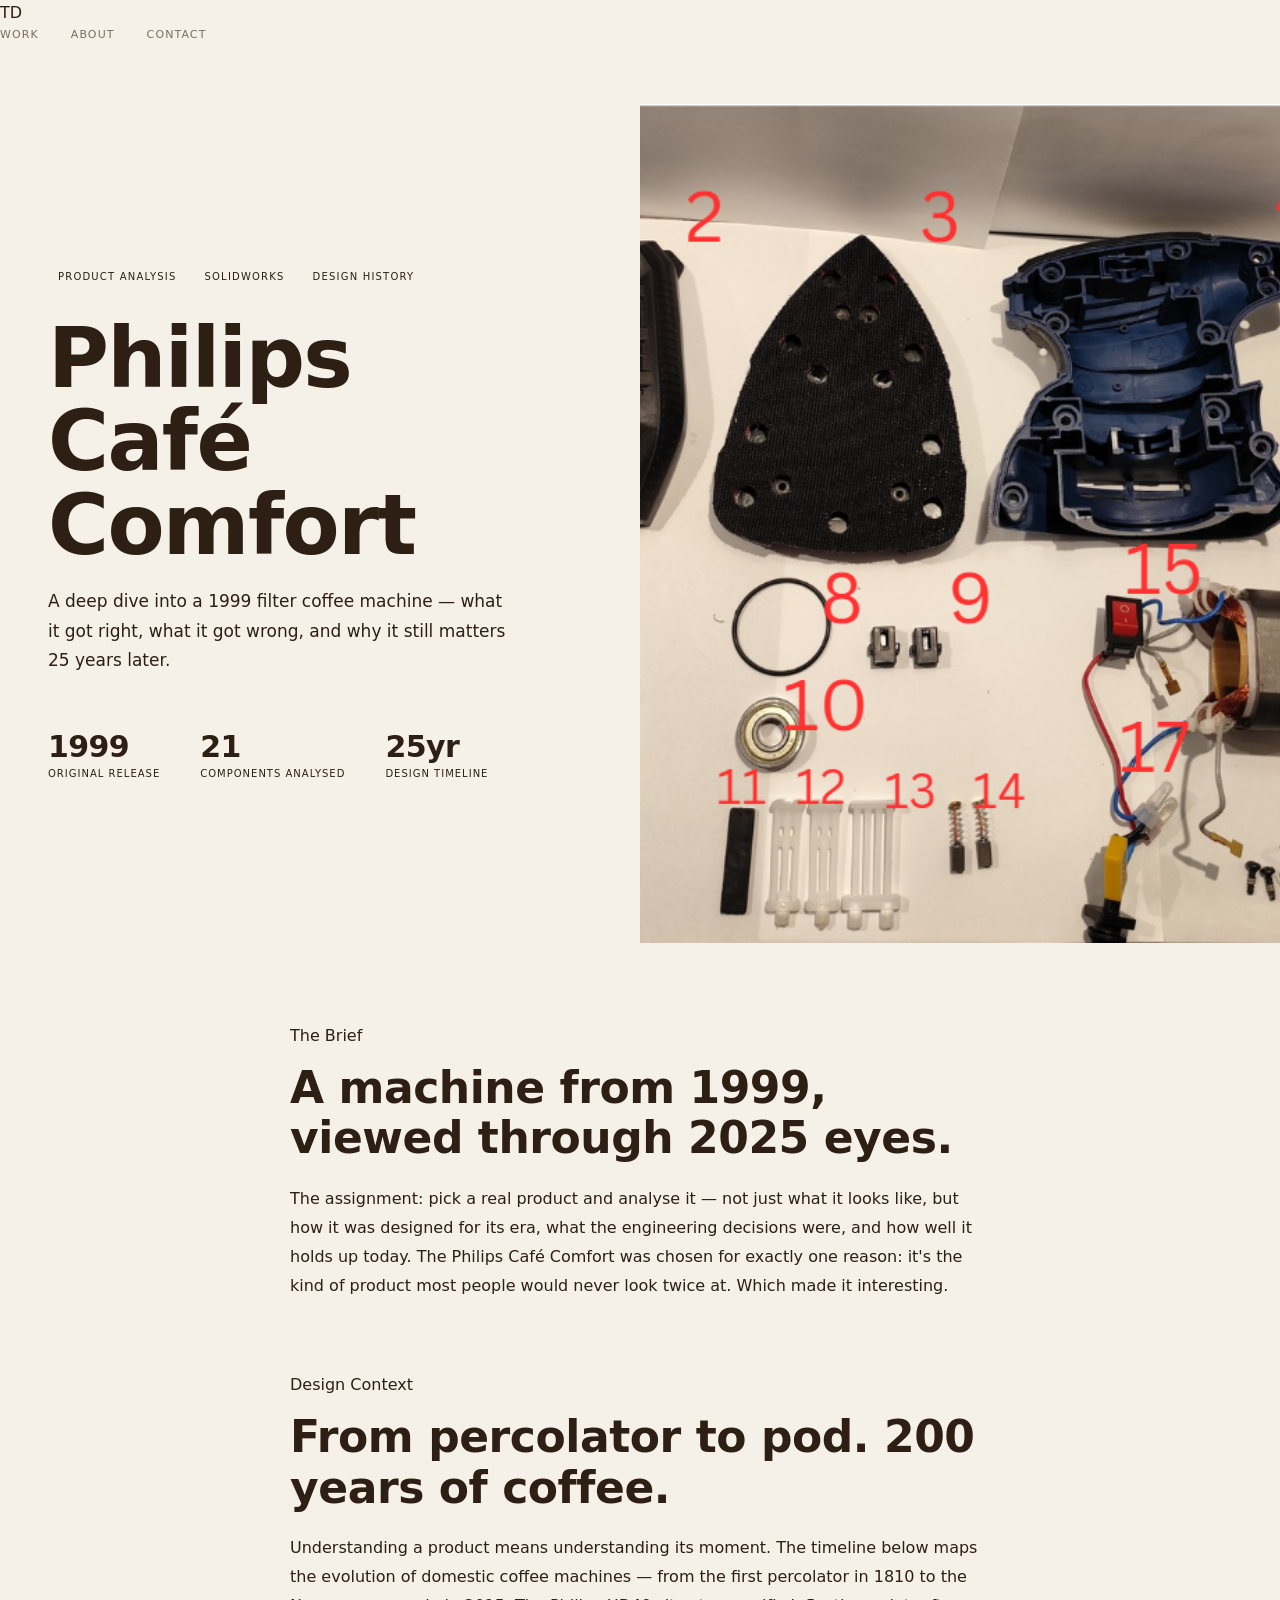
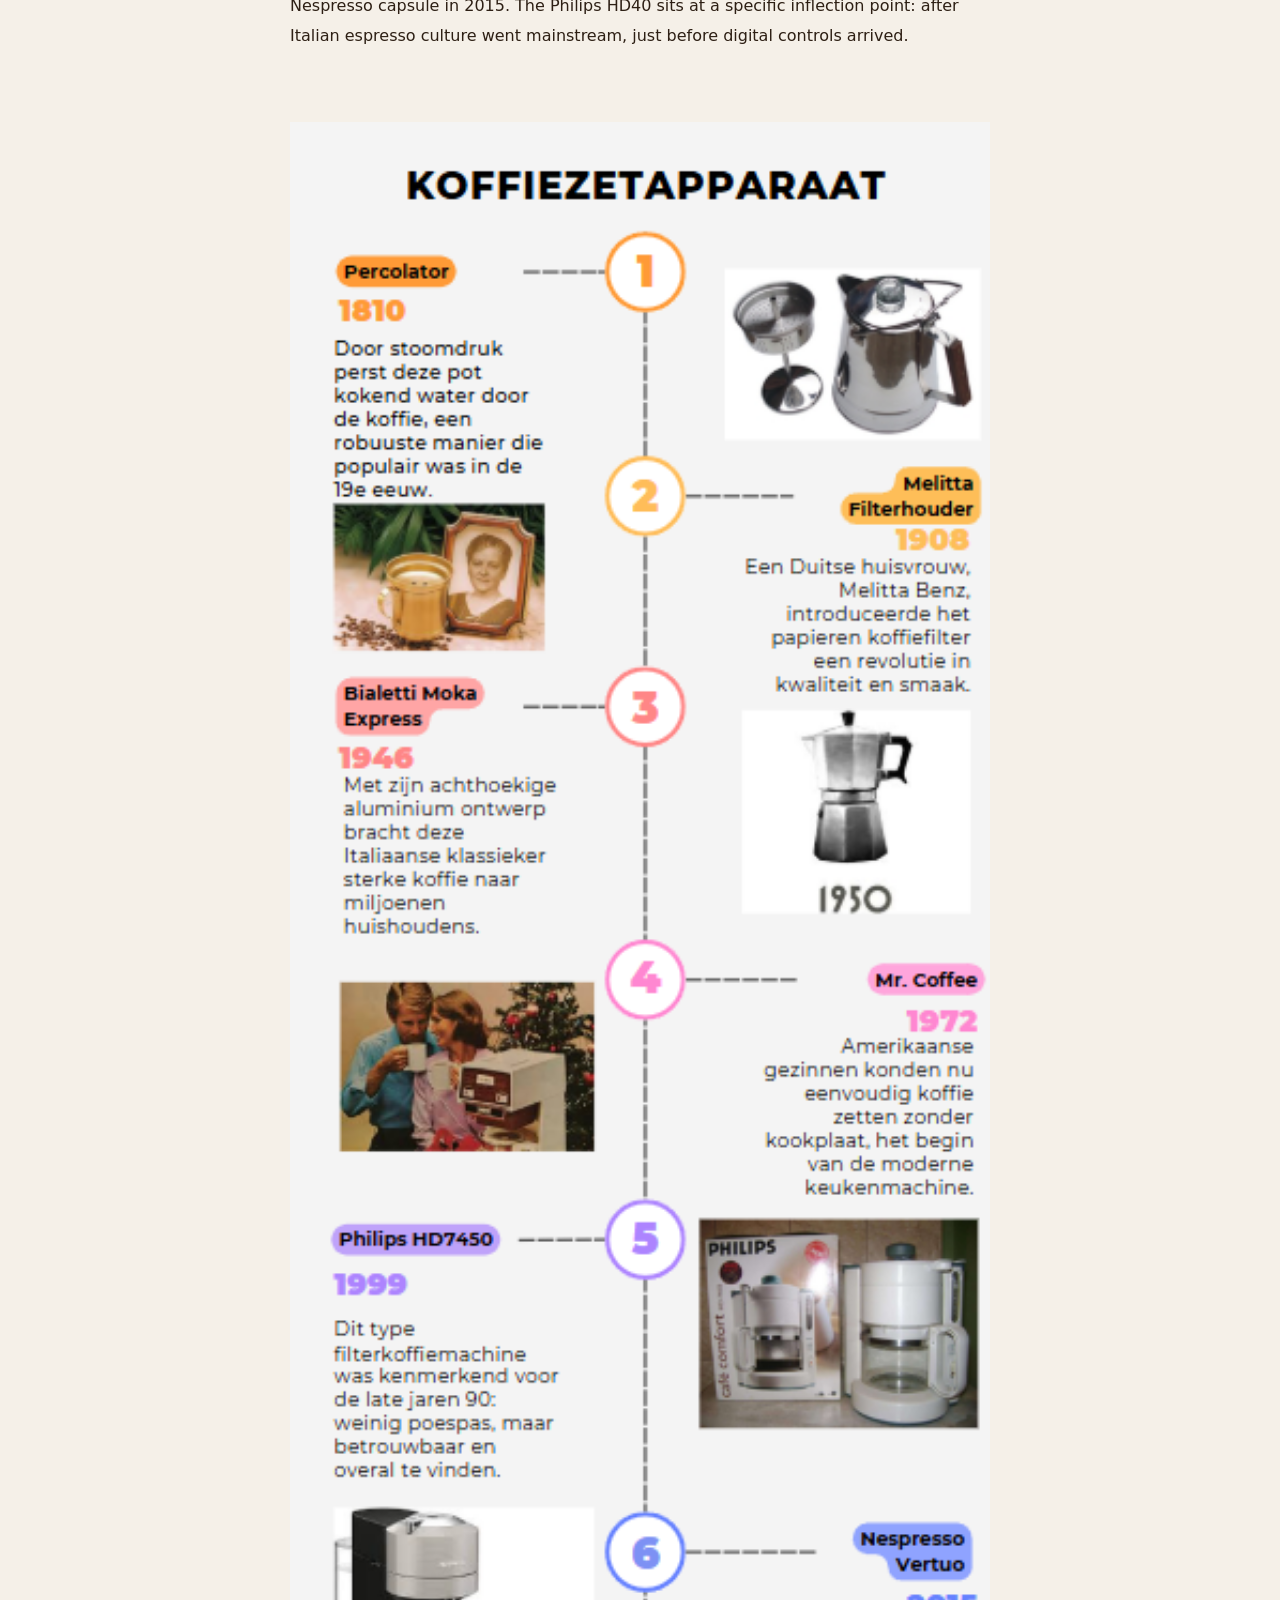
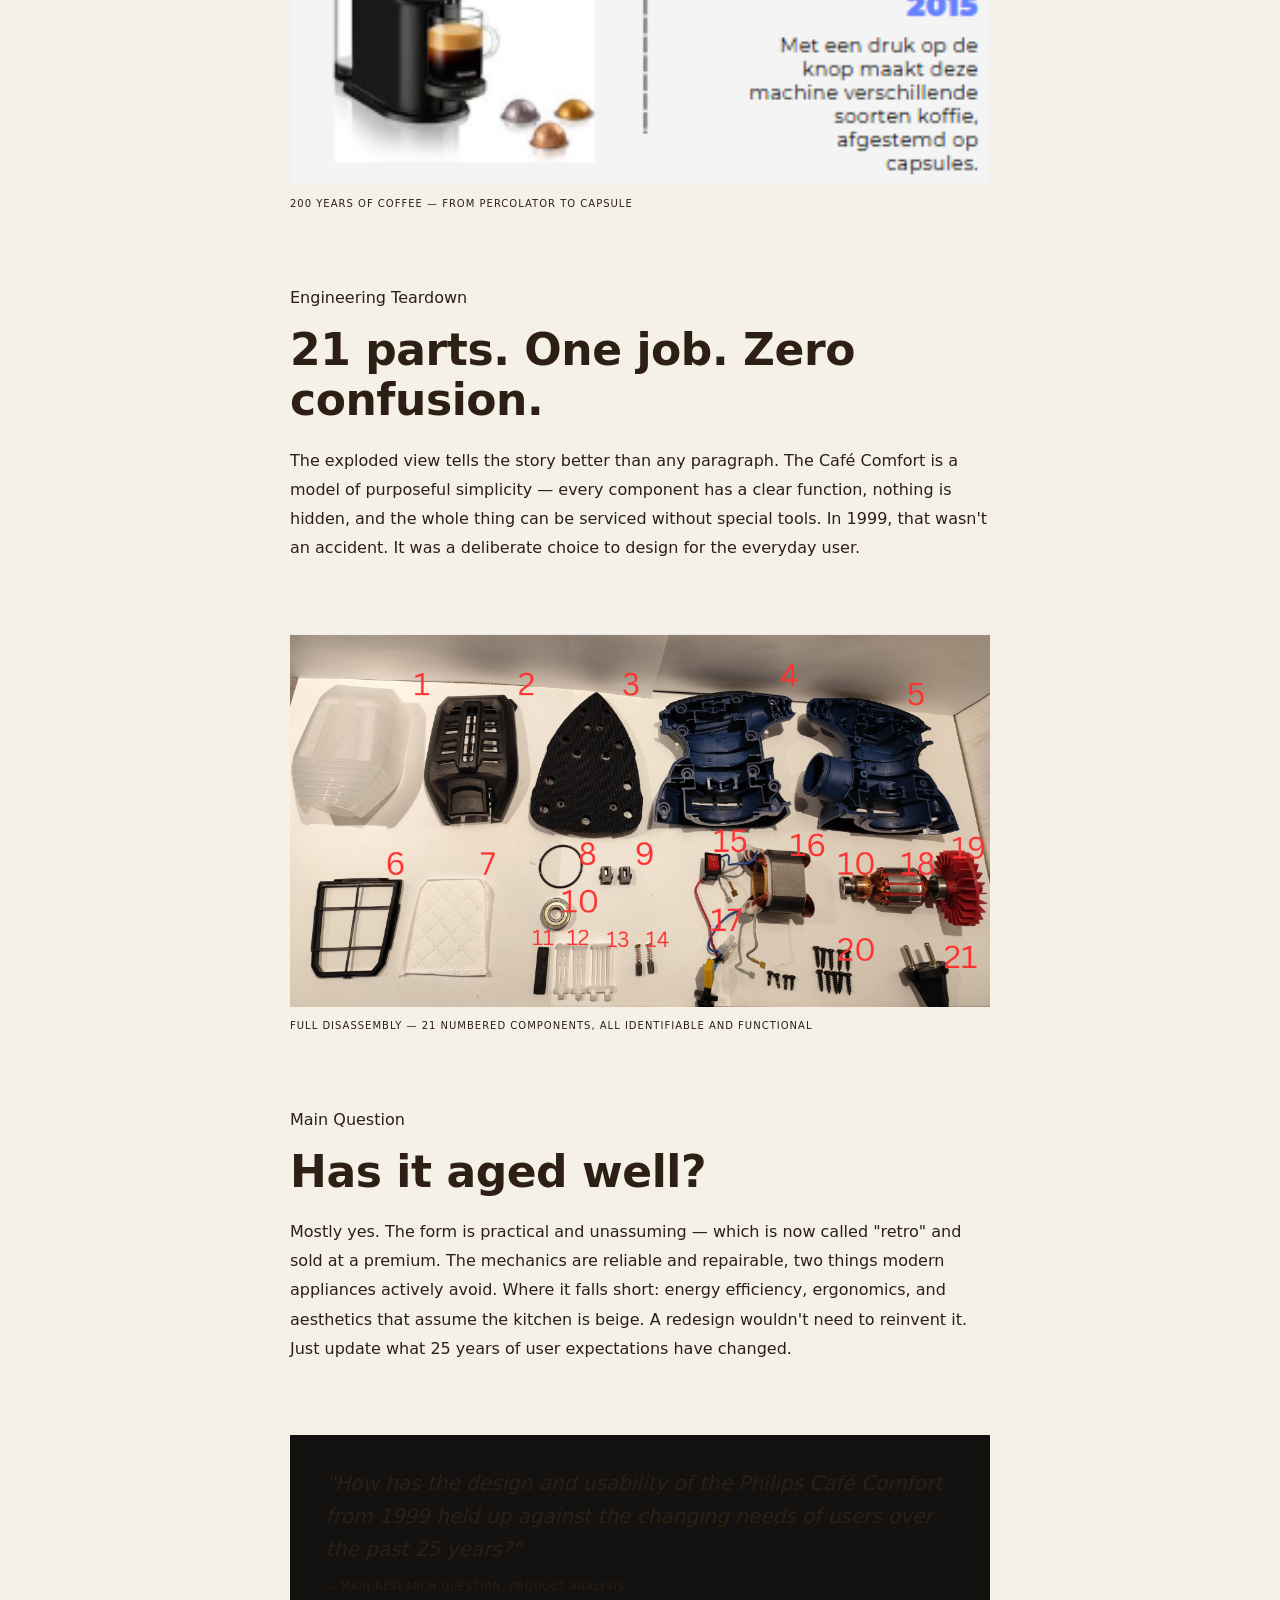
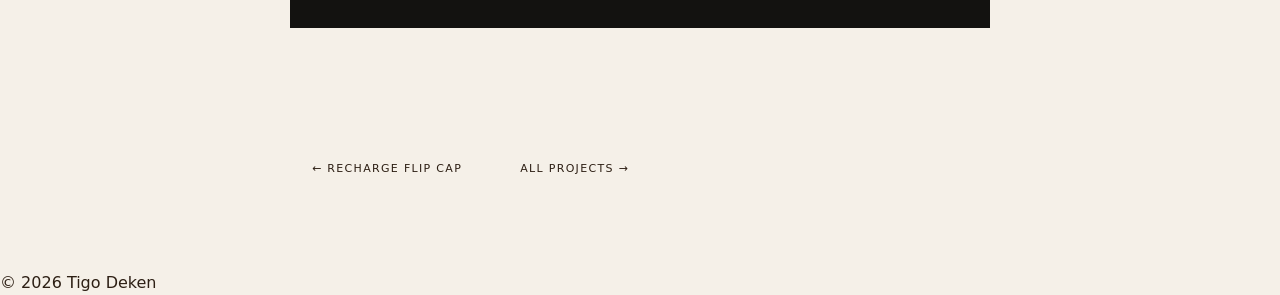
<file: philips.html>
<!DOCTYPE html>
<html lang="en">
<head>
  <meta charset="UTF-8" />
  <meta name="viewport" content="width=device-width, initial-scale=1.0" />
  <title>Philips Café Comfort — Tigo Deken</title>
  <link rel="preconnect" href="https://fonts.googleapis.com" />
  <link rel="preconnect" href="https://fonts.gstatic.com" crossorigin />
  <link href="https://fonts.googleapis.com/css2?family=Playfair+Display:ital,wght@0,700;1,400&family=IBM+Plex+Sans:wght@300;400;500&family=IBM+Plex+Mono:wght@400;500&display=swap" rel="stylesheet" />
  <link rel="stylesheet" href="style.css" />
  <link rel="stylesheet" href="project.css" />
</head>
<body>

  <nav>
    <a href="index.html" class="logo">TD</a>
    <div class="nav-links">
      <a href="index.html#work">Work</a>
      <a href="index.html#about">About</a>
      <a href="index.html#contact">Contact</a>
    </div>
  </nav>

  <section class="project-hero">
    <div class="project-hero-inner">
      <div class="project-meta-top">
        <span class="tag">Product Analysis</span>
        <span class="tag">SolidWorks</span>
        <span class="tag">Design History</span>
      </div>
      <h1>Philips<br>Caf&#233; Comfort</h1>
      <p class="project-sub">A deep dive into a 1999 filter coffee machine — what it got right, what it got wrong, and why it still matters 25 years later.</p>
      <div class="project-stats">
        <div class="stat">
          <span class="stat-num">1999</span>
          <span class="stat-label">Original release</span>
        </div>
        <div class="stat">
          <span class="stat-num">21</span>
          <span class="stat-label">Components analysed</span>
        </div>
        <div class="stat">
          <span class="stat-num">25yr</span>
          <span class="stat-label">Design timeline</span>
        </div>
      </div>
    </div>
    <div class="project-hero-img">
      <img src="images/philips-exploded.png" alt="Philips Café Comfort exploded view" />
    </div>
  </section>

  <div class="project-body">

    <section class="project-section">
      <div class="label">The Brief</div>
      <h2>A machine from 1999, viewed through 2025 eyes.</h2>
      <p>The assignment: pick a real product and analyse it — not just what it looks like, but how it was designed for its era, what the engineering decisions were, and how well it holds up today. The Philips Café Comfort was chosen for exactly one reason: it's the kind of product most people would never look twice at. Which made it interesting.</p>
    </section>

    <section class="project-section">
      <div class="label">Design Context</div>
      <h2>From percolator to pod. 200 years of coffee.</h2>
      <p>Understanding a product means understanding its moment. The timeline below maps the evolution of domestic coffee machines — from the first percolator in 1810 to the Nespresso capsule in 2015. The Philips HD40 sits at a specific inflection point: after Italian espresso culture went mainstream, just before digital controls arrived.</p>
    </section>

    <section class="project-section img-full">
      <img src="images/philips-timeline.png" alt="Coffee machine history timeline" />
      <p class="caption">200 years of coffee — from percolator to capsule</p>
    </section>

    <section class="project-section">
      <div class="label">Engineering Teardown</div>
      <h2>21 parts. One job. Zero confusion.</h2>
      <p>The exploded view tells the story better than any paragraph. The Café Comfort is a model of purposeful simplicity — every component has a clear function, nothing is hidden, and the whole thing can be serviced without special tools. In 1999, that wasn't an accident. It was a deliberate choice to design for the everyday user.</p>
    </section>

    <section class="project-section img-full">
      <img src="images/philips-exploded.png" alt="Exploded technical view of Philips Café Comfort" />
      <p class="caption">Full disassembly — 21 numbered components, all identifiable and functional</p>
    </section>

    <section class="project-section">
      <div class="label">Main Question</div>
      <h2>Has it aged well?</h2>
      <p>Mostly yes. The form is practical and unassuming — which is now called "retro" and sold at a premium. The mechanics are reliable and repairable, two things modern appliances actively avoid. Where it falls short: energy efficiency, ergonomics, and aesthetics that assume the kitchen is beige. A redesign wouldn't need to reinvent it. Just update what 25 years of user expectations have changed.</p>
    </section>

    <section class="project-section highlight-box">
      <p class="quote">"How has the design and usability of the Philips Café Comfort from 1999 held up against the changing needs of users over the past 25 years?"</p>
      <p class="quote-sub">— Main research question, Product Analysis</p>
    </section>

    <div class="project-nav">
      <a href="flipcap.html" class="btn-outline">&#8592; Recharge Flip Cap</a>
      <a href="index.html#work" class="btn">All Projects &#8594;</a>
    </div>

  </div>

  <footer>
    <span class="label">&#169; 2026 Tigo Deken</span>
  </footer>

</body>
</html>
</file>
<file: style.css>
/* === DESIGN SYSTEM === */

:root {
  /* Colors */
  --parchment:  #f5f0e8;
  --sand:       #e8dcc8;
  --clay:       #c4845a;
  --terracotta: #a85f3a;
  --walnut:     #2d1f14;
  --smoke:      #7a6e63;

  /* Typography */
  --font-serif: 'Playfair Display', Georgia, serif;
  --font-sans:  'DM Sans', system-ui, sans-serif;

  /* Spacing scale */
  --space-xs:   4px;
  --space-sm:   8px;
  --space-md:   16px;
  --space-lg:   32px;
  --space-xl:   64px;
  --space-2xl:  128px;

  /* Border radius */
  --radius-sm:  4px;
  --radius-md:  12px;
  --radius-lg:  24px;

  /* Transitions */
  --transition-smooth: all 0.4s cubic-bezier(0.4, 0, 0.2, 1);

  /* Layout */
  --nav-height: 64px;
  --page-pad:   clamp(24px, 5vw, 72px);
}

/* === RESET === */
*, *::before, *::after {
  box-sizing: border-box;
  margin: 0;
  padding: 0;
}

/* Disable native smooth scroll — JS handles scrolling */
html { scroll-behavior: auto; }

body {
  background: var(--parchment);
  color: var(--walnut);
  font-family: var(--font-sans);
  font-size: 16px;
  line-height: 1.6;
  -webkit-font-smoothing: antialiased;
  opacity: 1;
  transition: opacity 0.3s ease;
}

body.page-fade {
  opacity: 0;
}

/* === SCROLL PROGRESS BAR === */
#scroll-progress {
  position: fixed;
  top: 0; left: 0;
  width: 100%;
  height: 3px;
  background: var(--clay);
  transform-origin: left center;
  transform: scaleX(0);
  z-index: 200;
  pointer-events: none;
  /* No transition — updates every scroll frame */
}

img  { display: block; max-width: 100%; }
a    { color: inherit; text-decoration: none; }
ul   { list-style: none; }

/* === REVEAL === */
.reveal {
  opacity: 0;
  transform: translateY(28px);
  transition: opacity 0.75s cubic-bezier(0.16, 1, 0.3, 1) var(--reveal-delay, 0s),
              transform 0.75s cubic-bezier(0.16, 1, 0.3, 1) var(--reveal-delay, 0s);
}

.reveal.visible {
  opacity: 1;
  transform: translateY(0);
}

/* ============================================================
   NAV
   ============================================================ */

#nav {
  position: fixed;
  top: 0; left: 0; right: 0;
  z-index: 100;
  height: var(--nav-height);
  display: flex;
  align-items: center;
  justify-content: space-between;
  padding: 0 var(--page-pad);
  background: var(--parchment);
  border-bottom: 1px solid transparent;
  transition: var(--transition-smooth);
}

#nav.nav--scrolled {
  border-bottom-color: rgba(45, 31, 20, 0.1);
}

#nav.nav--hidden {
  transform: translateY(-110%);
}

.nav-logo {
  font-family: var(--font-serif);
  font-size: 18px;
  font-weight: 700;
  letter-spacing: 0.01em;
  color: var(--walnut);
}

.nav-links {
  display: flex;
  gap: var(--space-lg);
}

.nav-links a {
  font-family: var(--font-sans);
  font-size: 11px;
  font-weight: 400;
  font-variant: small-caps;
  text-transform: uppercase;
  letter-spacing: 0.1em;
  color: var(--smoke);
  transition: color 0.25s ease;
}

.nav-links a:hover {
  color: var(--walnut);
}

/* Hamburger — hidden on desktop */
.nav-toggle {
  display: none;
}

/* ============================================================
   HERO
   ============================================================ */

#hero {
  position: relative;
  min-height: 100svh;
  display: flex;
  flex-direction: column;
  justify-content: center;
  padding: var(--nav-height) var(--page-pad) var(--space-xl);
  overflow: hidden;
  background: var(--parchment);
}

/* SVG noise overlay */
.hero-noise {
  position: absolute;
  inset: 0;
  opacity: 0.035;
  pointer-events: none;
  z-index: 0;
}

.hero-inner {
  position: relative;
  z-index: 1;
  max-width: 1100px;
}

/* Headline */
.hero-headline {
  font-family: var(--font-serif);
  font-size: clamp(52px, 8vw, 116px);
  line-height: 1.0;
  letter-spacing: -0.02em;
  margin-bottom: var(--space-lg);
}

.hero-line {
  display: block;
  font-weight: 700;
  color: var(--walnut);
}

.hero-line--italic {
  font-style: italic;
  font-weight: 400;
  color: var(--terracotta);
}

/* Word-by-word entrance */
@keyframes wordIn {
  from {
    opacity: 0;
    transform: translateY(18px);
  }
  to {
    opacity: 1;
    transform: translateY(0);
  }
}

.word {
  display: inline-block;
  opacity: 0;
  animation: wordIn 0.65s cubic-bezier(0.16, 1, 0.3, 1) forwards;
  animation-delay: calc(0.25s + var(--i, 0) * 0.1s);
}

/* Add a hair of space between words */
.word + .word { margin-left: 0.25em; }

/* Tagline */
.hero-tagline {
  font-family: var(--font-sans);
  font-size: clamp(14px, 1.5vw, 17px);
  font-weight: 300;
  color: var(--smoke);
  letter-spacing: 0.02em;
  margin-bottom: var(--space-lg);
  opacity: 0;
  animation: wordIn 0.65s cubic-bezier(0.16, 1, 0.3, 1) forwards;
  animation-delay: 0.95s;
}

/* Horizontal rule */
.hero-rule {
  border: none;
  border-top: 1px solid var(--clay);
  width: clamp(48px, 8vw, 96px);
  margin-bottom: var(--space-lg);
  opacity: 0;
  animation: wordIn 0.5s ease forwards;
  animation-delay: 1.1s;
}

/* Scroll indicator */
.hero-scroll {
  display: flex;
  align-items: center;
  gap: var(--space-sm);
  opacity: 0;
  animation: wordIn 0.5s ease forwards;
  animation-delay: 1.25s;
}

.hero-scroll-label {
  font-family: var(--font-sans);
  font-size: 11px;
  font-weight: 300;
  letter-spacing: 0.15em;
  text-transform: uppercase;
  color: var(--smoke);
}

@keyframes bob {
  0%, 100% { transform: translateY(0); }
  50%       { transform: translateY(6px); }
}

.hero-scroll-arrow {
  color: var(--clay);
  animation: bob 2s ease-in-out infinite;
  animation-delay: 1.5s;
}

/* ============================================================
   ABOUT
   ============================================================ */

#about {
  padding: var(--space-2xl) var(--page-pad);
}

.about-grid {
  display: grid;
  grid-template-columns: 5fr 7fr;
  gap: clamp(var(--space-lg), 6vw, var(--space-2xl));
  align-items: start;
  max-width: 1200px;
  margin: 0 auto;
}

/* Photo placeholder */
.about-photo {
  position: sticky;
  top: calc(var(--nav-height) + var(--space-lg));
}

.about-photo-inner {
  width: 100%;
  aspect-ratio: 4 / 5;
  background: var(--clay);
  border-radius: var(--radius-md);
  position: relative;
  overflow: hidden;
}

/* Subtle inner vignette so it reads as intentional */
.about-photo-inner::after {
  content: '';
  position: absolute;
  inset: 0;
  background: linear-gradient(
    160deg,
    rgba(196, 132, 90, 0.25) 0%,
    rgba(45, 31, 20, 0.35) 100%
  );
  border-radius: inherit;
}

/* Content column */
.about-content {
  display: flex;
  flex-direction: column;
  gap: var(--space-lg);
  padding-top: var(--space-sm);
}

.about-label {
  font-family: var(--font-sans);
  font-size: 11px;
  font-weight: 400;
  letter-spacing: 0.14em;
  text-transform: uppercase;
  color: var(--clay);
}

.about-heading {
  font-family: var(--font-serif);
  font-size: clamp(36px, 4.5vw, 60px);
  font-weight: 700;
  line-height: 1.08;
  letter-spacing: -0.02em;
  color: var(--walnut);
}

.about-body {
  font-family: var(--font-sans);
  font-size: clamp(15px, 1.4vw, 17px);
  font-weight: 300;
  line-height: 1.8;
  color: var(--smoke);
  margin-top: calc(-1 * var(--space-sm));
}

.about-body + .about-body {
  margin-top: calc(-1 * var(--space-md));
}

.about-quote {
  font-family: var(--font-serif);
  font-style: italic;
  font-weight: 400;
  font-size: clamp(20px, 2.5vw, 28px);
  line-height: 1.4;
  color: var(--terracotta);
  border-left: 2px solid var(--clay);
  padding-left: var(--space-md);
}

/* Skill tags */
.about-tags {
  display: flex;
  flex-wrap: wrap;
  gap: var(--space-sm);
}

.about-tag {
  font-family: var(--font-sans);
  font-size: 12px;
  font-weight: 400;
  letter-spacing: 0.06em;
  color: var(--walnut);
  background: var(--sand);
  padding: var(--space-xs) var(--space-md);
  border-radius: var(--radius-sm);
}

/* ============================================================
   WORK
   ============================================================ */

#work {
  padding: var(--space-2xl) var(--page-pad);
  background: var(--sand);
}

.work-inner {
  max-width: 1200px;
  margin: 0 auto;
}

/* Section header */
.work-header {
  margin-bottom: var(--space-2xl);
}

.work-label {
  display: block;
  font-family: var(--font-sans);
  font-size: 11px;
  font-weight: 400;
  letter-spacing: 0.14em;
  text-transform: uppercase;
  color: var(--clay);
  margin-bottom: var(--space-md);
}

.work-header .work-heading {
  font-family: var(--font-serif);
  font-size: clamp(44px, 6vw, 80px);
  font-weight: 700;
  line-height: 1.0;
  letter-spacing: -0.02em;
  color: var(--walnut);
}

/* Project row */
.work-project {
  display: grid;
  grid-template-columns: 1fr 1fr;
  gap: clamp(var(--space-lg), 5vw, var(--space-2xl));
  align-items: center;
  padding: var(--space-xl) 0;
  border-top: 1px solid rgba(45, 31, 20, 0.12);
}

/* Even rows: flip image to right */
.work-project:nth-child(even) .work-image { order: 2; }
.work-project:nth-child(even) .work-info  { order: 1; }

/* Image placeholder */
.work-placeholder {
  width: 100%;
  aspect-ratio: 16 / 9;
  background: var(--clay);
  border-radius: var(--radius-md);
  overflow: hidden;
  position: relative;
}

.work-placeholder::after {
  content: '';
  position: absolute;
  inset: 0;
  border-radius: inherit;
}

/* Vary placeholder tones per row */
.work-project:nth-child(1) .work-placeholder {
  background: linear-gradient(135deg, #c4845a 0%, #a85f3a 100%);
}
.work-project:nth-child(2) .work-placeholder {
  background: linear-gradient(135deg, #b8734e 0%, #8c4e2e 100%);
}
.work-project:nth-child(3) .work-placeholder {
  background: linear-gradient(135deg, #cc9070 0%, #a85f3a 100%);
}

/* Hover: subtle lift on image */
.work-image {
  transition: transform 0.45s cubic-bezier(0.16, 1, 0.3, 1);
}
.work-project:hover .work-image {
  transform: translateY(-4px);
}

/* Info column */
.work-info {
  display: flex;
  flex-direction: column;
  gap: var(--space-md);
}

.work-num {
  font-family: var(--font-sans);
  font-size: 11px;
  font-weight: 300;
  letter-spacing: 0.12em;
  color: var(--smoke);
}

.work-title {
  font-family: var(--font-serif);
  font-size: clamp(28px, 3.2vw, 44px);
  font-weight: 700;
  line-height: 1.1;
  letter-spacing: -0.01em;
  color: var(--walnut);
}

.work-desc {
  font-family: var(--font-sans);
  font-size: clamp(14px, 1.3vw, 16px);
  font-weight: 300;
  line-height: 1.75;
  color: var(--smoke);
}

.work-tags {
  font-family: var(--font-sans);
  font-size: 12px;
  font-weight: 400;
  letter-spacing: 0.05em;
  color: var(--clay);
}

.work-cta {
  display: inline-block;
  font-family: var(--font-sans);
  font-size: 13px;
  font-weight: 400;
  letter-spacing: 0.04em;
  color: var(--clay);
  padding-bottom: 2px;
  border-bottom: 1px solid var(--clay);
  width: fit-content;
  transition: color 0.25s ease, border-color 0.25s ease;
}

.work-cta:hover {
  color: var(--terracotta);
  border-color: var(--terracotta);
}

/* Directional reveal */
.reveal-left,
.reveal-right {
  opacity: 0;
  transition: opacity 0.8s cubic-bezier(0.16, 1, 0.3, 1) var(--reveal-delay, 0s),
              transform 0.8s cubic-bezier(0.16, 1, 0.3, 1) var(--reveal-delay, 0s);
}

.reveal-left  { transform: translateX(-48px); }
.reveal-right { transform: translateX(48px); }

.reveal-left.visible,
.reveal-right.visible {
  opacity: 1;
  transform: translateX(0);
}

/* ============================================================
   PROCESS
   ============================================================ */

#process {
  padding: var(--space-2xl) var(--page-pad);
  background: var(--sand);
  border-top: 1px solid rgba(45, 31, 20, 0.08);
}

.process-inner {
  max-width: 1200px;
  margin: 0 auto;
}

.process-header {
  margin-bottom: var(--space-2xl);
}

.process-label {
  display: block;
  font-family: var(--font-sans);
  font-size: 11px;
  font-weight: 400;
  letter-spacing: 0.14em;
  text-transform: uppercase;
  color: var(--clay);
  margin-bottom: var(--space-md);
}

.process-heading {
  font-family: var(--font-serif);
  font-size: clamp(44px, 6vw, 80px);
  font-weight: 700;
  line-height: 1.0;
  letter-spacing: -0.02em;
  color: var(--walnut);
}

/* Steps row */
.process-steps {
  display: flex;
  position: relative;
  gap: var(--space-md);
}

/* Horizontal connector line — spans center of step 1 to center of step 4 */
.process-steps::before {
  content: '';
  position: absolute;
  top: 20px; /* half of 40px circle */
  left: 12.5%;
  right: 12.5%;
  height: 1px;
  background: var(--clay);
  opacity: 0.5;
  z-index: 0;
}

.process-step {
  flex: 1;
  display: flex;
  flex-direction: column;
  align-items: center;
  text-align: center;
  gap: var(--space-md);
}

.process-num {
  width: 40px;
  height: 40px;
  border-radius: 50%;
  border: 1px solid var(--clay);
  display: flex;
  align-items: center;
  justify-content: center;
  font-family: var(--font-sans);
  font-size: 12px;
  font-weight: 400;
  letter-spacing: 0.08em;
  color: var(--clay);
  background: var(--sand); /* sits above the connector line */
  position: relative;
  z-index: 1;
  flex-shrink: 0;
}

.process-title {
  font-family: var(--font-serif);
  font-size: clamp(18px, 2vw, 24px);
  font-weight: 700;
  color: var(--walnut);
  margin-bottom: var(--space-xs);
}

.process-desc {
  font-family: var(--font-sans);
  font-size: 14px;
  font-weight: 300;
  line-height: 1.7;
  color: var(--smoke);
}

/* ============================================================
   CONTACT
   ============================================================ */

#contact {
  padding: var(--space-2xl) var(--page-pad);
  background: var(--parchment);
}

.contact-inner {
  max-width: 720px;
  margin: 0 auto;
  text-align: center;
}

.contact-label {
  display: block;
  font-family: var(--font-sans);
  font-size: 11px;
  font-weight: 400;
  letter-spacing: 0.14em;
  text-transform: uppercase;
  color: var(--clay);
  margin-bottom: var(--space-md);
}

.contact-heading {
  font-family: var(--font-serif);
  font-size: clamp(44px, 6vw, 80px);
  font-weight: 700;
  line-height: 1.05;
  letter-spacing: -0.02em;
  color: var(--walnut);
  margin-bottom: var(--space-lg);
}

.contact-sub {
  font-family: var(--font-sans);
  font-size: clamp(15px, 1.4vw, 17px);
  font-weight: 300;
  line-height: 1.7;
  color: var(--smoke);
  margin-bottom: var(--space-xl);
}

/* Direct email link */
.contact-email {
  display: inline-block;
  font-family: var(--font-sans);
  font-size: clamp(14px, 1.4vw, 16px);
  font-weight: 300;
  letter-spacing: 0.04em;
  color: var(--clay);
  border-bottom: 1px solid var(--clay);
  padding-bottom: 2px;
  margin-bottom: var(--space-xl);
  transition: color 0.25s ease, border-color 0.25s ease;
}

.contact-email:hover {
  color: var(--terracotta);
  border-color: var(--terracotta);
}

/* Form */
.contact-form {
  display: flex;
  flex-direction: column;
  gap: var(--space-lg);
  text-align: left;
}

.form-row {
  display: grid;
  grid-template-columns: 1fr 1fr;
  gap: var(--space-lg);
}

.form-group {
  display: flex;
  flex-direction: column;
  gap: var(--space-xs);
}

.form-group label {
  font-family: var(--font-sans);
  font-size: 11px;
  font-weight: 400;
  letter-spacing: 0.1em;
  text-transform: uppercase;
  color: var(--smoke);
}

.form-group input,
.form-group textarea {
  font-family: var(--font-sans);
  font-size: 15px;
  font-weight: 300;
  color: var(--walnut);
  background: transparent;
  border: 1px solid rgba(45, 31, 20, 0.2);
  border-radius: var(--radius-sm);
  padding: var(--space-md);
  outline: none;
  transition: border-color 0.25s ease;
  resize: vertical;
  width: 100%;
}

.form-group input::placeholder,
.form-group textarea::placeholder {
  color: rgba(122, 110, 99, 0.5);
}

.form-group input:focus,
.form-group textarea:focus {
  border-color: var(--clay);
}

.form-submit {
  font-family: var(--font-sans);
  font-size: 14px;
  font-weight: 400;
  letter-spacing: 0.06em;
  color: var(--parchment);
  background: var(--walnut);
  border: none;
  border-radius: var(--radius-sm);
  padding: var(--space-md) var(--space-xl);
  cursor: pointer;
  align-self: center;
  transition: transform 0.3s cubic-bezier(0.16, 1, 0.3, 1),
              background 0.25s ease;
}

.form-submit:hover {
  transform: scale(1.05);
  background: var(--terracotta);
}

/* ============================================================
   FOOTER
   ============================================================ */

#footer {
  background: var(--walnut);
  padding: var(--space-xl) var(--page-pad) var(--space-lg);
}

.footer-inner {
  max-width: 1200px;
  margin: 0 auto;
  display: flex;
  flex-direction: column;
  gap: var(--space-lg);
}

.footer-row {
  display: flex;
  align-items: center;
  justify-content: space-between;
  padding-bottom: var(--space-lg);
  border-bottom: 1px solid rgba(232, 220, 200, 0.12);
}

.footer-name {
  font-family: var(--font-serif);
  font-size: 18px;
  font-weight: 700;
  color: var(--sand);
  letter-spacing: 0.01em;
}

.footer-links {
  display: flex;
  gap: var(--space-lg);
}

.footer-links a {
  font-family: var(--font-sans);
  font-size: 13px;
  font-weight: 300;
  letter-spacing: 0.06em;
  color: rgba(232, 220, 200, 0.6);
  transition: color 0.25s ease;
}

.footer-links a:hover {
  color: var(--sand);
}

.footer-copy {
  font-family: var(--font-sans);
  font-size: 11px;
  font-weight: 300;
  letter-spacing: 0.06em;
  color: rgba(232, 220, 200, 0.35);
}

/* ============================================================
   RESPONSIVE
   ============================================================ */

@media (max-width: 768px) {

  /* --- NAV: hamburger + slide-down drawer --- */
  #nav {
    height: auto;
    min-height: var(--nav-height);
    flex-wrap: wrap;
    align-items: center;
  }

  .nav-toggle {
    display: flex;
    flex-direction: column;
    justify-content: center;
    gap: 5px;
    background: none;
    border: none;
    cursor: pointer;
    padding: var(--space-sm);
    margin-left: auto;
    margin-right: calc(-1 * var(--space-sm));
  }

  .nav-toggle span {
    display: block;
    width: 22px;
    height: 1.5px;
    background: var(--walnut);
    transform-origin: center;
    transition: transform 0.3s cubic-bezier(0.4, 0, 0.2, 1),
                opacity 0.2s ease;
  }

  /* Toggle → ✕ */
  #nav.nav--open .nav-toggle span:nth-child(1) { transform: translateY(6.5px) rotate(45deg); }
  #nav.nav--open .nav-toggle span:nth-child(2) { opacity: 0; transform: scaleX(0); }
  #nav.nav--open .nav-toggle span:nth-child(3) { transform: translateY(-6.5px) rotate(-45deg); }

  .nav-links {
    flex-direction: column;
    width: 100%;
    gap: 0;
    max-height: 0;
    overflow: hidden;
    transition: max-height 0.4s cubic-bezier(0.16, 1, 0.3, 1);
  }

  #nav.nav--open .nav-links {
    max-height: 300px;
  }

  .nav-links a {
    font-size: 15px;
    font-variant: normal;
    letter-spacing: 0.06em;
    padding: 14px 0;
    border-bottom: 1px solid rgba(45, 31, 20, 0.06);
    width: 100%;
  }

  .nav-links a:last-child {
    border-bottom: none;
    padding-bottom: var(--space-md);
  }

  /* --- HERO --- */
  .hero-headline {
    font-size: clamp(38px, 11vw, 64px);
  }

  /* --- ABOUT: stack vertically, photo on top --- */
  .about-grid {
    grid-template-columns: 1fr;
    gap: var(--space-xl);
  }

  .about-photo {
    position: static;
  }

  .about-photo-inner {
    max-width: 240px;
  }

  /* --- WORK: image always on top --- */
  .work-project {
    display: flex;
    flex-direction: column;
    gap: var(--space-lg);
  }

  /* Reset even-row flip — DOM order (image first) is correct for mobile */
  .work-project:nth-child(even) .work-image,
  .work-project:nth-child(even) .work-info {
    order: unset;
  }

  /* No hover lift on touch devices */
  .work-project:hover .work-image {
    transform: none;
  }

  /* --- PROCESS: vertical timeline --- */
  .process-steps {
    flex-direction: column;
    gap: var(--space-lg);
  }

  /* Vertical connector line, left-aligned to circle center */
  .process-steps::before {
    top: 20px;
    bottom: 20px;
    left: 20px;
    right: auto;
    width: 1px;
    height: auto;
  }

  .process-step {
    flex-direction: row;
    align-items: flex-start;
    text-align: left;
    gap: var(--space-md);
  }

  .process-num {
    flex-shrink: 0;
    background: var(--sand);
  }

  .process-content {
    padding-top: var(--space-xs);
  }

  /* --- CONTACT: full-width form --- */
  .form-row {
    grid-template-columns: 1fr;
  }

  .form-submit {
    width: 100%;
    text-align: center;
  }

  /* --- FOOTER --- */
  .footer-row {
    flex-direction: column;
    align-items: flex-start;
    gap: var(--space-md);
  }

  .footer-links {
    gap: var(--space-md);
  }

  /* --- REVEALS: no horizontal slide on mobile (prevents overflow) --- */
  .reveal-left  { transform: translateY(28px); }
  .reveal-right { transform: translateY(28px); }
}

/* ============================================================
   PREFERS REDUCED MOTION
   ============================================================ */

@media (prefers-reduced-motion: reduce) {
  /* Kill all transitions and animations globally */
  *, *::before, *::after {
    animation-duration: 0.01ms !important;
    animation-iteration-count: 1 !important;
    transition-duration: 0.01ms !important;
  }

  /* Force hero words and delayed elements to their visible end-state */
  .word,
  .hero-tagline,
  .hero-rule,
  .hero-scroll {
    opacity: 1;
    transform: none;
    animation: none;
  }

  /* Disable the bobbing arrow */
  .hero-scroll-arrow {
    animation: none;
  }

  /* Make all reveal elements immediately visible */
  .reveal,
  .reveal-left,
  .reveal-right {
    opacity: 1;
    transform: none;
    transition: none;
  }
}
</file>
<file: project.css>
/* === PROJECT HERO === */
.project-hero {
  min-height: 100vh;
  padding-top: 61px;
  display: grid;
  grid-template-columns: 1fr 1fr;
  align-items: stretch;
  border-bottom: 1px solid var(--border);
  background: var(--bg) !important;
}

.project-hero-inner {
  padding: 64px 48px;
  display: flex;
  flex-direction: column;
  gap: 20px;
  justify-content: center;
}

.project-meta-top {
  display: flex;
  gap: 8px;
  flex-wrap: wrap;
  margin-bottom: 8px;
}

.tag {
  font-family: var(--mono);
  font-size: 10px;
  letter-spacing: 0.12em;
  text-transform: uppercase;
  color: var(--muted);
  border: 1px solid var(--border);
  padding: 4px 10px;
}

.project-hero h1 {
  font-family: var(--serif);
  font-size: clamp(52px, 6.5vw, 96px);
  font-weight: 700;
  line-height: 1.0;
  letter-spacing: -0.02em;
}

.project-sub {
  font-size: 17px;
  font-weight: 300;
  color: var(--muted);
  line-height: 1.75;
  max-width: 460px;
}

.project-stats {
  display: flex;
  gap: 40px;
  flex-wrap: wrap;
  padding-top: 28px;
  border-top: 1px solid var(--border);
  margin-top: 8px;
}

.stat {
  display: flex;
  flex-direction: column;
  gap: 4px;
}

.stat-num {
  font-family: var(--serif);
  font-size: 30px;
  font-weight: 700;
  color: var(--text);
  letter-spacing: -0.02em;
  line-height: 1;
}

.stat-label {
  font-family: var(--mono);
  font-size: 10px;
  letter-spacing: 0.1em;
  text-transform: uppercase;
  color: var(--muted);
}

.project-hero-img {
  overflow: hidden;
  border-left: 1px solid var(--border);
}

.project-hero-img img {
  width: 100%;
  height: 100%;
  object-fit: cover;
}

/* === PROJECT BODY === */
.project-body {
  max-width: 780px;
  margin: 0 auto;
  padding: 80px 40px;
}

.project-section {
  margin-bottom: 72px;
}

.project-section .label {
  display: block;
  margin-bottom: 14px;
  color: var(--accent);
}

.project-section h2 {
  font-family: var(--serif);
  font-size: clamp(28px, 4vw, 44px);
  font-weight: 700;
  line-height: 1.15;
  letter-spacing: -0.01em;
  margin-bottom: 20px;
}

.project-section p {
  font-size: 16px;
  font-weight: 300;
  color: var(--muted);
  line-height: 1.82;
  margin-bottom: 16px;
}

/* Image blocks */
.img-full img {
  width: 100%;
  border: 1px solid var(--border);
}

.caption {
  font-family: var(--mono) !important;
  font-size: 10px !important;
  letter-spacing: 0.1em;
  text-transform: uppercase;
  color: var(--muted) !important;
  margin-top: 10px !important;
  margin-bottom: 0 !important;
}

.img-grid-2 {
  display: grid;
  grid-template-columns: 1fr 1fr;
  gap: 16px;
  margin-bottom: 72px;
}

.img-grid-item img {
  width: 100%;
  border: 1px solid var(--border);
}

/* Quote / highlight box */
.highlight-box {
  border: 1px solid var(--border);
  border-left: 3px solid var(--accent);
  padding: 32px 36px;
  background: #131210;
}

.quote {
  font-family: var(--serif) !important;
  font-size: 20px !important;
  font-style: italic;
  line-height: 1.65 !important;
  color: var(--text) !important;
  margin-bottom: 12px !important;
}

.quote-sub {
  font-family: var(--mono) !important;
  font-size: 10px !important;
  letter-spacing: 0.1em;
  text-transform: uppercase;
  color: var(--muted) !important;
  margin-bottom: 0 !important;
}

/* Project navigation */
.project-nav {
  display: flex;
  gap: 14px;
  align-items: center;
  padding-top: 48px;
  border-top: 1px solid var(--border);
  margin-top: 8px;
}

.btn {
  display: inline-block;
  font-family: var(--mono);
  font-size: 11px;
  letter-spacing: 0.12em;
  text-transform: uppercase;
  background: var(--text);
  color: var(--bg);
  padding: 12px 22px;
  transition: background 0.2s;
}

.btn:hover { background: var(--accent); }

.btn-outline {
  display: inline-block;
  font-family: var(--mono);
  font-size: 11px;
  letter-spacing: 0.12em;
  text-transform: uppercase;
  background: none;
  color: var(--muted);
  padding: 12px 22px;
  border: 1px solid var(--border);
  transition: border-color 0.2s, color 0.2s;
}

.btn-outline:hover {
  border-color: var(--text);
  color: var(--text);
}

/* === RESPONSIVE === */
@media (max-width: 900px) {
  .project-hero {
    grid-template-columns: 1fr;
    min-height: auto;
  }

  .project-hero-inner { padding: 40px 20px; }

  .project-hero-img {
    border-left: none;
    border-top: 1px solid var(--border);
    min-height: 260px;
  }

  .project-body  { padding: 48px 20px; }
  .img-grid-2    { grid-template-columns: 1fr; }
  .project-stats { gap: 24px; }
}
</file>
